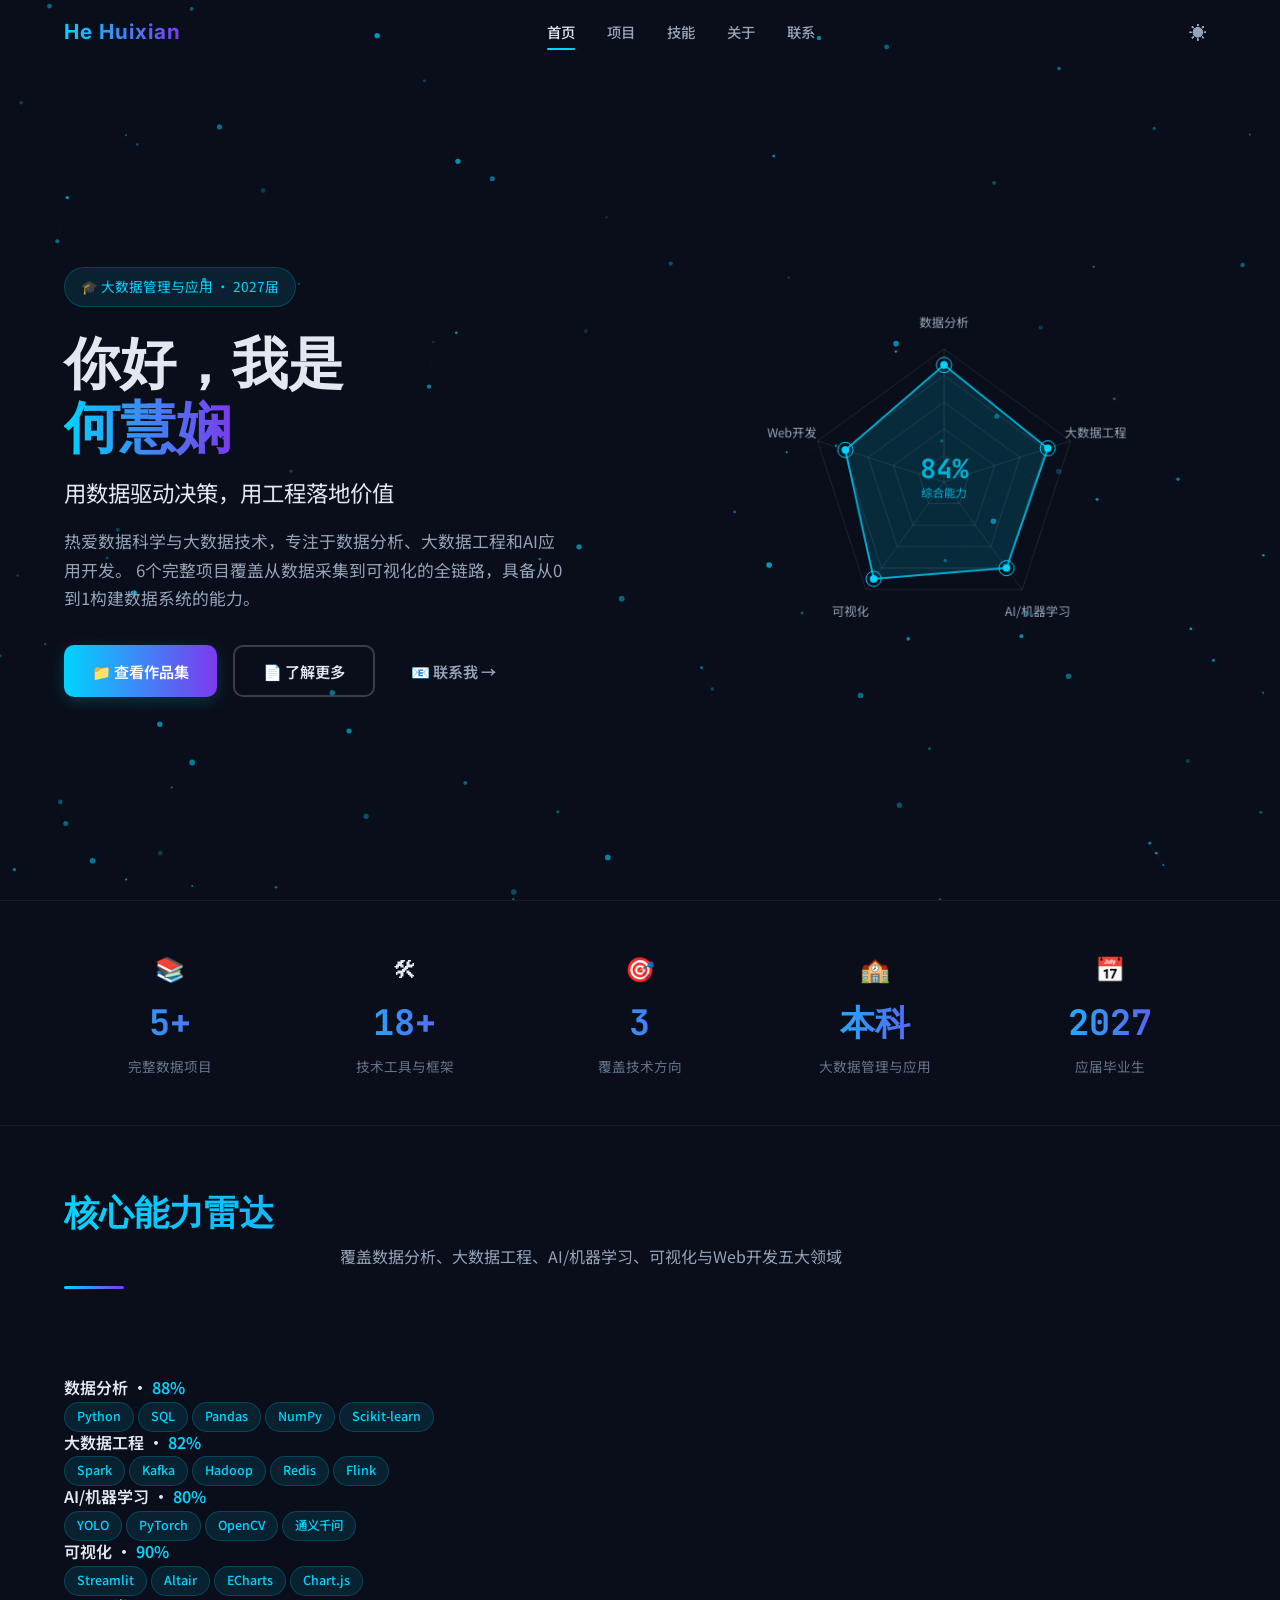
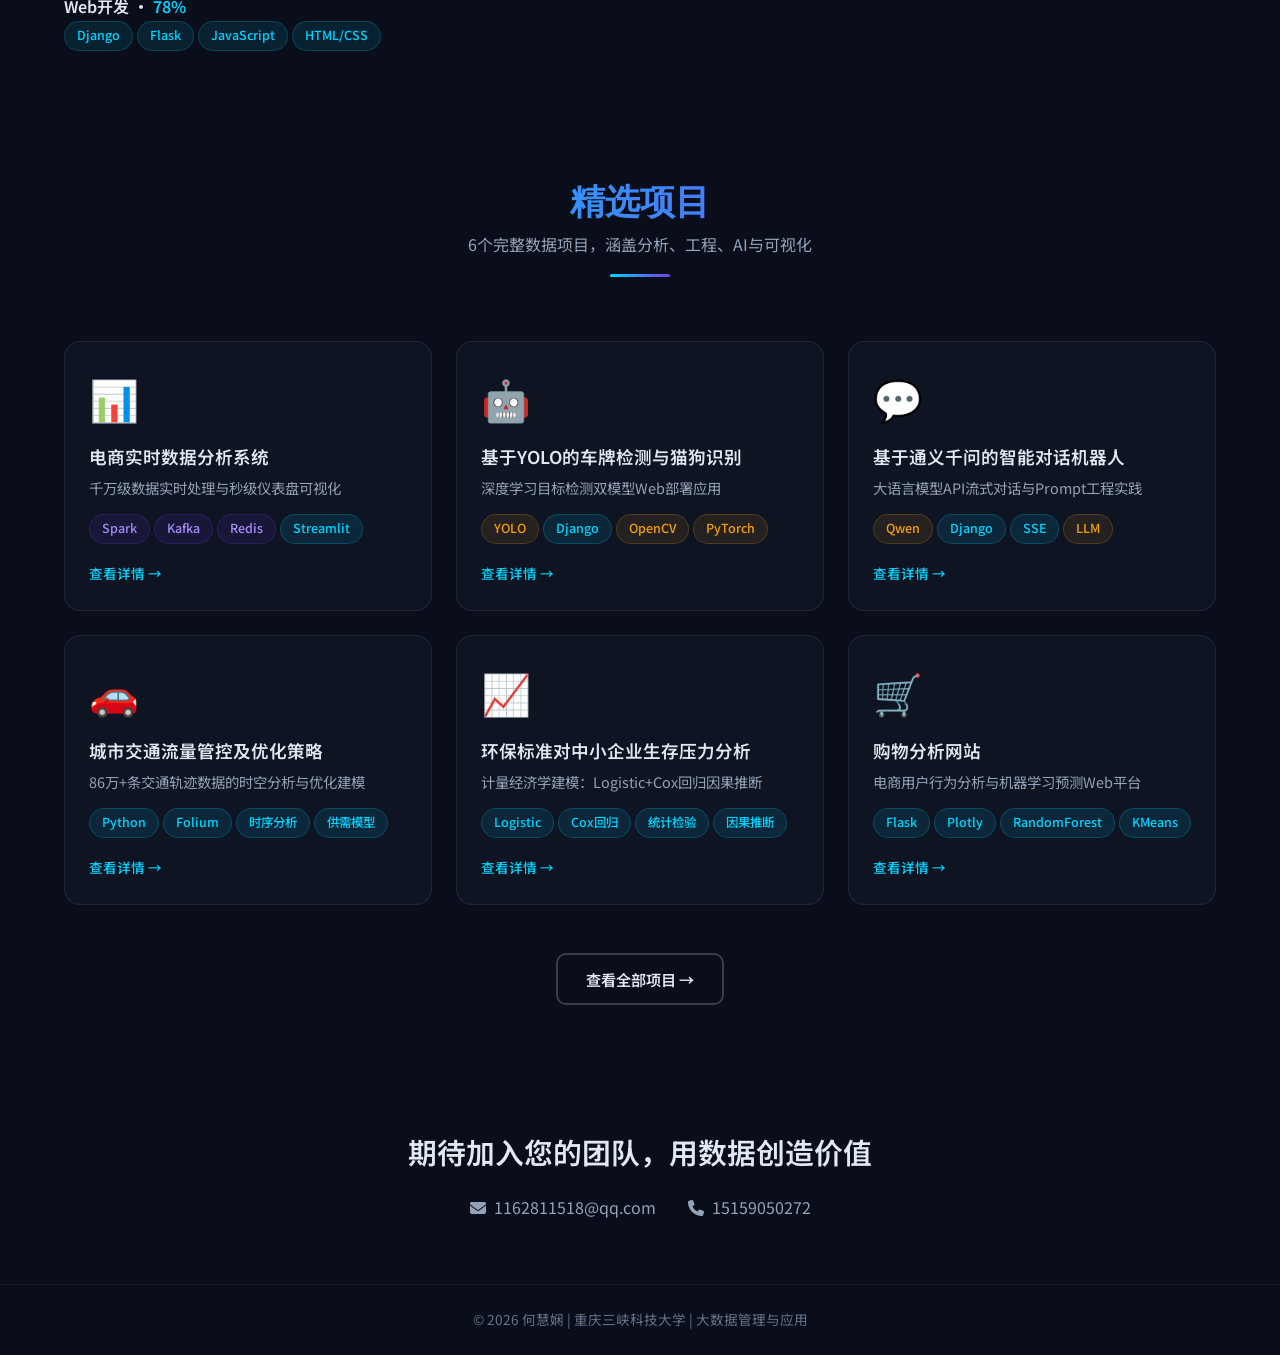
<file: index.html>
<!DOCTYPE html>
<html lang="zh-CN" data-theme="dark">
<head>
  <meta charset="UTF-8">
  <meta name="viewport" content="width=device-width, initial-scale=1.0">
  <meta name="description" content="何慧娴 - 大数据管理与应用专业个人作品集，展示数据分析、大数据工程、AI/机器学习和Web开发项目">
  <title>何慧娴 | 大数据管理与应用 · 作品集</title>

  <link rel="preconnect" href="https://fonts.googleapis.com">
  <link rel="preconnect" href="https://fonts.gstatic.com" crossorigin>
  <link href="https://fonts.googleapis.com/css2?family=Inter:wght@400;500;600;700;800&family=Noto+Sans+SC:wght@400;500;600;700&family=JetBrains+Mono:wght@400;600;700&display=swap" rel="stylesheet">
  <link rel="stylesheet" href="https://cdnjs.cloudflare.com/ajax/libs/font-awesome/6.4.0/css/all.min.css">

  <link rel="stylesheet" href="assets/css/reset.css">
  <link rel="stylesheet" href="assets/css/variables.css">
  <link rel="stylesheet" href="assets/css/common.css">
  <link rel="stylesheet" href="assets/css/home.css">
</head>
<body>

  <canvas id="particles-canvas"></canvas>

  <nav class="navbar">
    <div class="container">
      <a href="#" class="nav-logo">He Huixian</a>
      <div class="nav-links">
        <a href="#" class="active">首页</a>
        <a href="projects.html">项目</a>
        <a href="skills.html">技能</a>
        <a href="about.html">关于</a>
        <a href="contact.html">联系</a>
      </div>
      <button class="theme-toggle" title="切换主题">☀️</button>
      <button class="hamburger">
        <span></span><span></span><span></span>
      </button>
    </div>
  </nav>

  <div class="mobile-nav">
    <a href="#" class="active">首页</a>
    <a href="projects.html">项目</a>
    <a href="skills.html">技能</a>
    <a href="about.html">关于</a>
    <a href="contact.html">联系</a>
  </div>

  <div class="page-content">

    <!-- ===== Hero区域 ===== -->
    <section class="hero">
      <div class="container">
        <div class="hero-text">
          <div class="hero-badge reveal">
            🎓 大数据管理与应用 · 2027届
          </div>
          <h1 class="hero-title reveal">
            你好，我是<br><span class="name-cn">何慧娴</span>
          </h1>
          <div class="hero-subtitle reveal" id="typewriter" data-text="用数据驱动决策，用工程落地价值"></div>
          <p class="hero-desc reveal">
            热爱数据科学与大数据技术，专注于数据分析、大数据工程和AI应用开发。
            6个完整项目覆盖从数据采集到可视化的全链路，具备从0到1构建数据系统的能力。
          </p>
          <div class="hero-buttons reveal">
            <a href="projects.html" class="btn btn-primary">📁 查看作品集</a>
            <a href="about.html" class="btn btn-outline">📄 了解更多</a>
            <a href="contact.html" class="btn btn-ghost">📧 联系我 →</a>
          </div>
        </div>
        <div class="hero-visual reveal">
          <canvas id="radar-canvas" class="hero-radar"></canvas>
        </div>
      </div>
    </section>

    <!-- ===== 数据统计条 ===== -->
    <section class="stats-bar">
      <div class="container">
        <div class="stats-grid">
          <div class="stat-item reveal">
            <div class="stat-icon">📚</div>
            <div class="stat-number" data-target="6" data-suffix="+">0</div>
            <div class="stat-label">完整数据项目</div>
          </div>
          <div class="stat-item reveal">
            <div class="stat-icon">🛠</div>
            <div class="stat-number" data-target="20" data-suffix="+">0</div>
            <div class="stat-label">技术工具与框架</div>
          </div>
          <div class="stat-item reveal">
            <div class="stat-icon">🎯</div>
            <div class="stat-number" data-target="4" data-suffix="">0</div>
            <div class="stat-label">覆盖技术方向</div>
          </div>
          <div class="stat-item reveal">
            <div class="stat-icon">🏫</div>
            <div class="stat-number">本科</div>
            <div class="stat-label">大数据管理与应用</div>
          </div>
          <div class="stat-item reveal">
            <div class="stat-icon">📅</div>
            <div class="stat-number">2027</div>
            <div class="stat-label">应届毕业生</div>
          </div>
        </div>
      </div>
    </section>

    <!-- ===== 能力雷达区 ===== -->
    <section class="skills-radar-section">
      <div class="container">
        <div class="radar-labels">
          <div class="section-header" style="text-align:left;">
            <h2>核心能力雷达</h2>
            <p class="subtitle">覆盖数据分析、大数据工程、AI/机器学习、可视化与Web开发五大领域</p>
            <div class="section-divider" style="margin:var(--space-md) 0 0;"></div>
          </div>
          <div class="radar-label-list">
            <div class="radar-label-item reveal">
              <h4>数据分析 · <span style="color:var(--accent-primary)">88%</span></h4>
              <div class="skill-tags">
                <span class="tag">Python</span><span class="tag">SQL</span><span class="tag">Pandas</span><span class="tag">NumPy</span><span class="tag">Scikit-learn</span>
              </div>
            </div>
            <div class="radar-label-item reveal">
              <h4>大数据工程 · <span style="color:var(--accent-primary)">82%</span></h4>
              <div class="skill-tags">
                <span class="tag">Spark</span><span class="tag">Kafka</span><span class="tag">Hadoop</span><span class="tag">Redis</span><span class="tag">Flink</span>
              </div>
            </div>
            <div class="radar-label-item reveal">
              <h4>AI/机器学习 · <span style="color:var(--accent-primary)">80%</span></h4>
              <div class="skill-tags">
                <span class="tag">YOLO</span><span class="tag">PyTorch</span><span class="tag">OpenCV</span><span class="tag">通义千问</span>
              </div>
            </div>
            <div class="radar-label-item reveal">
              <h4>可视化 · <span style="color:var(--accent-primary)">90%</span></h4>
              <div class="skill-tags">
                <span class="tag">Streamlit</span><span class="tag">Altair</span><span class="tag">ECharts</span><span class="tag">Chart.js</span>
              </div>
            </div>
            <div class="radar-label-item reveal">
              <h4>Web开发 · <span style="color:var(--accent-primary)">78%</span></h4>
              <div class="skill-tags">
                <span class="tag">Django</span><span class="tag">Flask</span><span class="tag">JavaScript</span><span class="tag">HTML/CSS</span>
              </div>
            </div>
          </div>
        </div>
      </div>
    </section>

    <!-- ===== 项目预览卡片 ===== -->
    <section class="projects-preview">
      <div class="container">
        <div class="section-header reveal">
          <h2>精选项目</h2>
          <p class="subtitle">6个完整数据项目，涵盖分析、工程、AI与可视化</p>
          <div class="section-divider"></div>
        </div>
        <div class="grid-3">

          <div class="card project-card reveal">
            <div class="project-card-icon">📊</div>
            <h3>电商实时数据分析系统</h3>
            <p>千万级数据实时处理与秒级仪表盘可视化</p>
            <div class="tags">
              <span class="tag tag-purple">Spark</span><span class="tag tag-purple">Kafka</span><span class="tag tag-purple">Redis</span><span class="tag">Streamlit</span>
            </div>
            <a href="projects.html" class="card-link">查看详情 →</a>
          </div>

          <div class="card project-card reveal">
            <div class="project-card-icon">🤖</div>
            <h3>基于YOLO的车牌检测与猫狗识别</h3>
            <p>深度学习目标检测双模型Web部署应用</p>
            <div class="tags">
              <span class="tag tag-orange">YOLO</span><span class="tag">Django</span><span class="tag tag-orange">OpenCV</span><span class="tag tag-orange">PyTorch</span>
            </div>
            <a href="projects.html" class="card-link">查看详情 →</a>
          </div>

          <div class="card project-card reveal">
            <div class="project-card-icon">💬</div>
            <h3>基于通义千问的智能对话机器人</h3>
            <p>大语言模型API流式对话与Prompt工程实践</p>
            <div class="tags">
              <span class="tag tag-orange">Qwen</span><span class="tag">Django</span><span class="tag">SSE</span><span class="tag tag-orange">LLM</span>
            </div>
            <a href="projects.html" class="card-link">查看详情 →</a>
          </div>

          <div class="card project-card reveal">
            <div class="project-card-icon">🚗</div>
            <h3>城市交通流量管控及优化策略</h3>
            <p>86万+条交通轨迹数据的时空分析与优化建模</p>
            <div class="tags">
              <span class="tag">Python</span><span class="tag">Folium</span><span class="tag">时序分析</span><span class="tag">供需模型</span>
            </div>
            <a href="projects.html" class="card-link">查看详情 →</a>
          </div>

          <div class="card project-card reveal">
            <div class="project-card-icon">📈</div>
            <h3>环保标准对中小企业生存压力分析</h3>
            <p>计量经济学建模：Logistic+Cox回归因果推断</p>
            <div class="tags">
              <span class="tag">Logistic</span><span class="tag">Cox回归</span><span class="tag">统计检验</span><span class="tag">因果推断</span>
            </div>
            <a href="projects.html" class="card-link">查看详情 →</a>
          </div>

          <div class="card project-card reveal">
            <div class="project-card-icon">🛒</div>
            <h3>购物分析网站</h3>
            <p>电商用户行为分析与机器学习预测Web平台</p>
            <div class="tags">
              <span class="tag">Flask</span><span class="tag">Plotly</span><span class="tag">RandomForest</span><span class="tag">KMeans</span>
            </div>
            <a href="projects.html" class="card-link">查看详情 →</a>
          </div>

        </div>
        <div style="text-align:center;margin-top:var(--space-2xl);" class="reveal">
          <a href="projects.html" class="btn btn-outline">查看全部项目 →</a>
        </div>
      </div>
    </section>

    <!-- ===== 底部CTA ===== -->
    <section class="cta-section reveal">
      <div class="container">
        <h2>期待加入您的团队，用数据创造价值</h2>
        <div class="cta-contact">
          <a href="mailto:1162811518@qq.com" class="cta-contact-item">
            <i class="fa-solid fa-envelope"></i> 1162811518@qq.com
          </a>
          <a href="tel:15159050272" class="cta-contact-item">
            <i class="fa-solid fa-phone"></i> 15159050272
          </a>
        </div>
      </div>
    </section>

  </div>

  <footer class="footer">
    <div class="container">
      <p>© 2026 何慧娴 | 重庆三峡科技大学 | 大数据管理与应用</p>
    </div>
  </footer>

  <script src="assets/js/data.js"></script>
  <script src="assets/js/particles.js"></script>
  <script src="assets/js/nav.js"></script>
  <script src="assets/js/animations.js"></script>
  <script src="assets/js/counter.js"></script>
  <script src="assets/js/radar.js"></script>
  <script>
    // 打字机效果
    var typewriterEl = document.getElementById('typewriter');
    if (typewriterEl) {
      var text = typewriterEl.getAttribute('data-text');
      typewriterEl.innerHTML = '';
      var charIndex = 0;
      var twObserver = new IntersectionObserver(function(entries) {
        entries.forEach(function(entry) {
          if (entry.isIntersecting) {
            var twInterval = setInterval(function() {
              if (charIndex < text.length) {
                typewriterEl.innerHTML = text.substring(0, charIndex + 1) + '<span class="cursor-blink"></span>';
                charIndex++;
              } else {
                clearInterval(twInterval);
                typewriterEl.innerHTML = text;
              }
            }, 80);
            twObserver.unobserve(typewriterEl);
          }
        });
      }, { threshold: 0.5 });
      twObserver.observe(typewriterEl);
    }

    // 初始化计数器（数字滚动）
    setTimeout(function() { new CounterAnimation(); }, 200);
  </script>
</body>
</html>
</file>
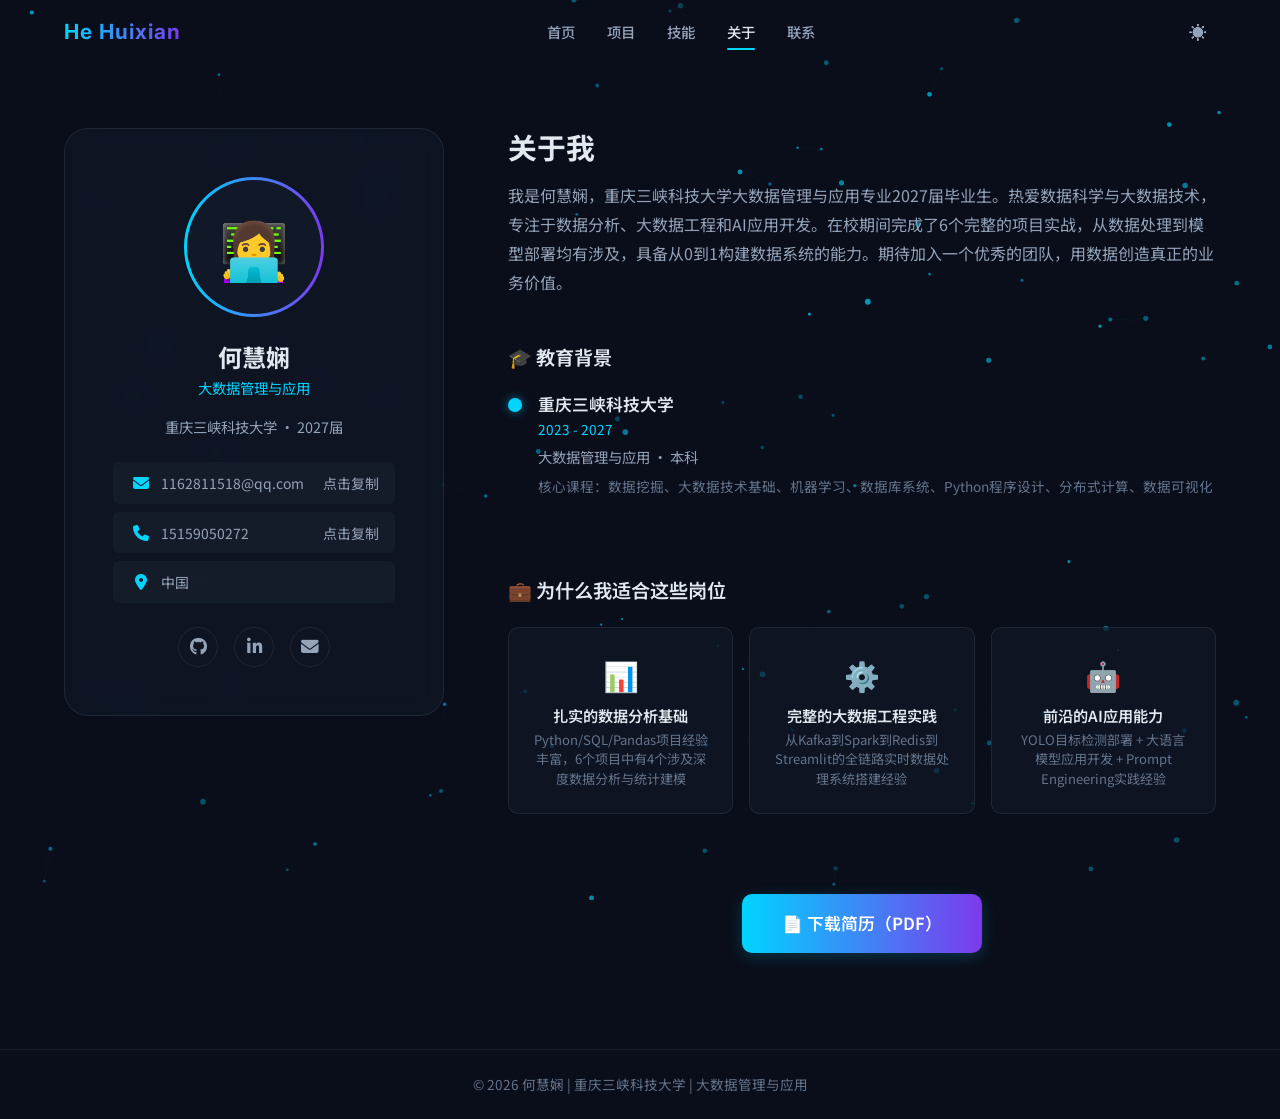
<file: about.html>
<!DOCTYPE html>
<html lang="zh-CN" data-theme="dark">
<head>
  <meta charset="UTF-8">
  <meta name="viewport" content="width=device-width, initial-scale=1.0">
  <meta name="description" content="关于何慧娴 - 重庆三峡科技大学大数据管理与应用专业2027届毕业生">
  <title>关于我 | 何慧娴</title>

  <link rel="preconnect" href="https://fonts.googleapis.com">
  <link rel="preconnect" href="https://fonts.gstatic.com" crossorigin>
  <link href="https://fonts.googleapis.com/css2?family=Inter:wght@400;500;600;700;800&family=Noto+Sans+SC:wght@400;500;600;700&family=JetBrains+Mono:wght@400;600;700&display=swap" rel="stylesheet">
  <link rel="stylesheet" href="https://cdnjs.cloudflare.com/ajax/libs/font-awesome/6.4.0/css/all.min.css">

  <link rel="stylesheet" href="assets/css/reset.css">
  <link rel="stylesheet" href="assets/css/variables.css">
  <link rel="stylesheet" href="assets/css/common.css">
  <link rel="stylesheet" href="assets/css/about.css">
</head>
<body>

  <canvas id="particles-canvas"></canvas>

  <nav class="navbar">
    <div class="container">
      <a href="index.html" class="nav-logo">He Huixian</a>
      <div class="nav-links">
        <a href="index.html">首页</a>
        <a href="projects.html">项目</a>
        <a href="skills.html">技能</a>
        <a href="about.html" class="active">关于</a>
        <a href="contact.html">联系</a>
      </div>
      <button class="theme-toggle" title="切换主题">☀️</button>
      <button class="hamburger">
        <span></span><span></span><span></span>
      </button>
    </div>
  </nav>

  <div class="mobile-nav">
    <a href="index.html">首页</a>
    <a href="projects.html">项目</a>
    <a href="skills.html">技能</a>
    <a href="about.html" class="active">关于</a>
    <a href="contact.html">联系</a>
  </div>

  <div class="page-content">
    <section class="about-section">
      <div class="container">
        <div class="about-grid">

          <!-- 左侧：个人信息卡片 -->
          <div class="profile-card reveal">
            <div class="profile-avatar">
              <div class="profile-avatar-inner">👩‍💻</div>
            </div>
            <h2>何慧娴</h2>
            <p class="role">大数据管理与应用</p>
            <p class="university">重庆三峡科技大学 · 2027届</p>

            <div class="profile-info-list">
              <div class="profile-info-item copyable" data-copy="1162811518@qq.com">
                <span class="icon"><i class="fa-solid fa-envelope"></i></span>
                <span>1162811518@qq.com</span>
                <span class="copy-hint" style="margin-left:auto;">点击复制</span>
              </div>
              <div class="profile-info-item copyable" data-copy="15159050272">
                <span class="icon"><i class="fa-solid fa-phone"></i></span>
                <span>15159050272</span>
                <span class="copy-hint" style="margin-left:auto;">点击复制</span>
              </div>
              <div class="profile-info-item">
                <span class="icon"><i class="fa-solid fa-location-dot"></i></span>
                <span>中国</span>
              </div>
            </div>

            <div class="profile-social">
              <a href="#" title="GitHub"><i class="fa-brands fa-github"></i></a>
              <a href="#" title="LinkedIn"><i class="fa-brands fa-linkedin-in"></i></a>
              <a href="mailto:1162811518@qq.com" title="Email"><i class="fa-solid fa-envelope"></i></a>
            </div>
          </div>

          <!-- 右侧：内容区 -->
          <div class="about-content">

            <h2 class="reveal">关于我</h2>
            <p class="bio reveal" id="bio-text"></p>

            <!-- 教育背景时间线 -->
            <div class="timeline reveal">
              <h3>🎓 教育背景</h3>
              <div class="timeline-item">
                <div class="timeline-dot"></div>
                <div class="timeline-content">
                  <h4>重庆三峡科技大学</h4>
                  <p class="period">2023 - 2027</p>
                  <p>大数据管理与应用 · 本科</p>
                  <p style="margin-top:8px;color:var(--text-muted);font-size:0.85rem;">
                    核心课程：数据挖掘、大数据技术基础、机器学习、数据库系统、Python程序设计、分布式计算、数据可视化
                  </p>
                </div>
              </div>
            </div>

            <!-- 适合岗位 -->
            <h3 class="reveal" style="font-size:1.2rem;font-weight:600;margin-bottom:var(--space-lg);display:flex;align-items:center;gap:var(--space-sm);">
              💼 为什么我适合这些岗位
            </h3>
            <div class="fit-cards reveal">
              <div class="fit-card">
                <div class="icon">📊</div>
                <h4>扎实的数据分析基础</h4>
                <p>Python/SQL/Pandas项目经验丰富，6个项目中有4个涉及深度数据分析与统计建模</p>
              </div>
              <div class="fit-card">
                <div class="icon">⚙️</div>
                <h4>完整的大数据工程实践</h4>
                <p>从Kafka到Spark到Redis到Streamlit的全链路实时数据处理系统搭建经验</p>
              </div>
              <div class="fit-card">
                <div class="icon">🤖</div>
                <h4>前沿的AI应用能力</h4>
                <p>YOLO目标检测部署 + 大语言模型应用开发 + Prompt Engineering实践经验</p>
              </div>
            </div>

            <!-- 简历下载 -->
            <div class="resume-download reveal">
              <a href="assets/resume.pdf" class="btn btn-primary" style="padding:16px 40px;font-size:1.05rem;" download>
                📄 下载简历（PDF）
              </a>
            </div>

          </div>
        </div>
      </div>
    </section>
  </div>

  <footer class="footer">
    <div class="container">
      <p>© 2026 何慧娴 | 重庆三峡科技大学 | 大数据管理与应用</p>
    </div>
  </footer>

  <script src="assets/js/data.js"></script>
  <script src="assets/js/particles.js"></script>
  <script src="assets/js/nav.js"></script>
  <script src="assets/js/animations.js"></script>
  <script src="assets/js/contact.js"></script>
  <script>
    // 填充个人简介
    document.addEventListener('DOMContentLoaded', () => {
      const bio = document.getElementById('bio-text');
      if (bio) {
        bio.textContent = PORTFOLIO_DATA.personal.bio;
      }
    });
  </script>
</body>
</html>
</file>
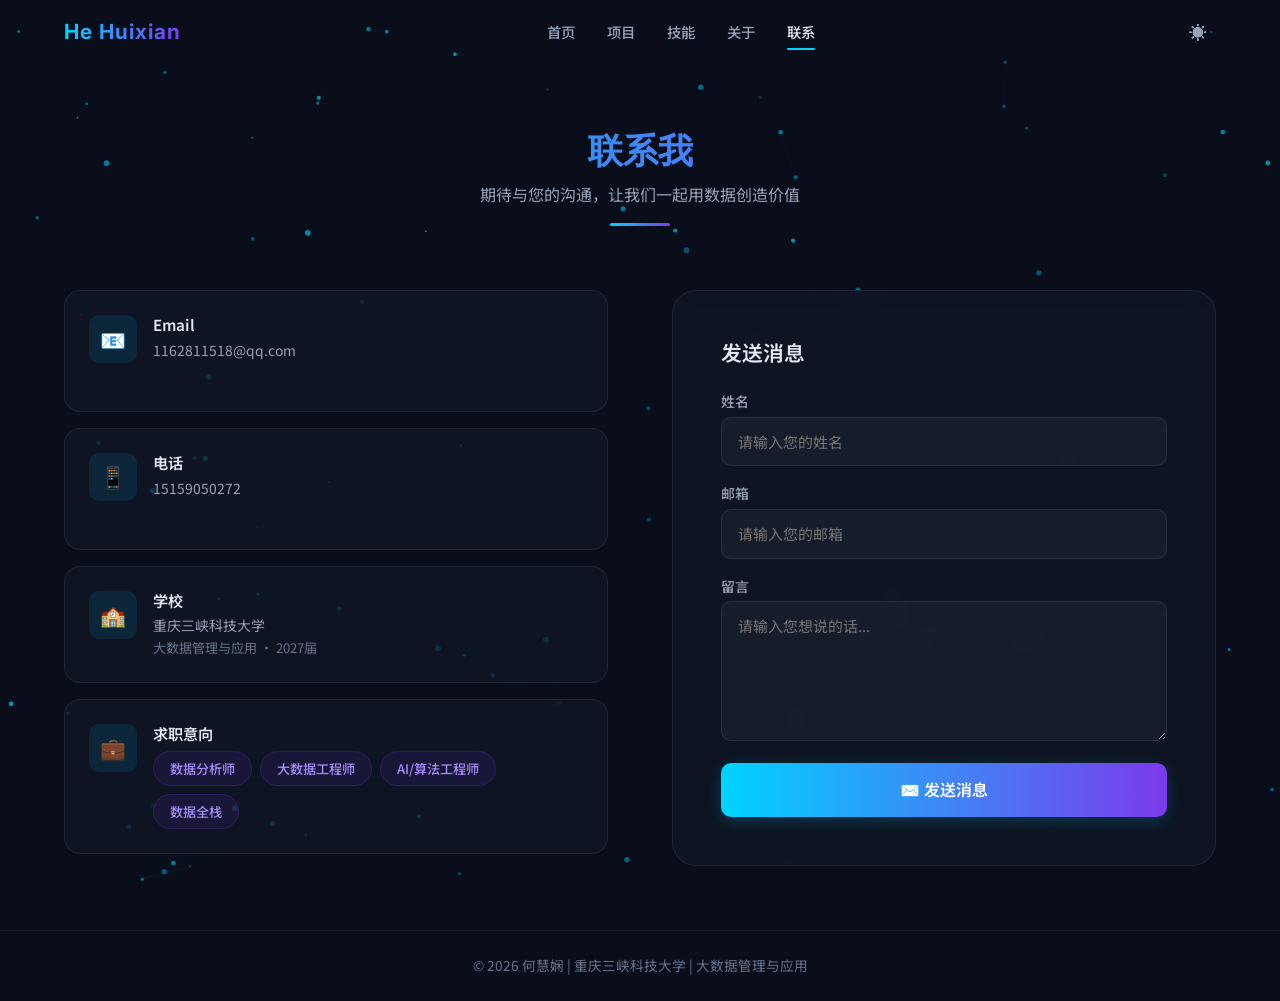
<file: contact.html>
<!DOCTYPE html>
<html lang="zh-CN" data-theme="dark">
<head>
  <meta charset="UTF-8">
  <meta name="viewport" content="width=device-width, initial-scale=1.0">
  <meta name="description" content="联系何慧娴 - 大数据管理与应用专业，求职数据分析/大数据工程/AI算法/数据全栈岗位">
  <title>联系我 | 何慧娴</title>

  <link rel="preconnect" href="https://fonts.googleapis.com">
  <link rel="preconnect" href="https://fonts.gstatic.com" crossorigin>
  <link href="https://fonts.googleapis.com/css2?family=Inter:wght@400;500;600;700;800&family=Noto+Sans+SC:wght@400;500;600;700&family=JetBrains+Mono:wght@400;600;700&display=swap" rel="stylesheet">
  <link rel="stylesheet" href="https://cdnjs.cloudflare.com/ajax/libs/font-awesome/6.4.0/css/all.min.css">

  <link rel="stylesheet" href="assets/css/reset.css">
  <link rel="stylesheet" href="assets/css/variables.css">
  <link rel="stylesheet" href="assets/css/common.css">
  <link rel="stylesheet" href="assets/css/contact.css">
</head>
<body>

  <canvas id="particles-canvas"></canvas>

  <nav class="navbar">
    <div class="container">
      <a href="index.html" class="nav-logo">He Huixian</a>
      <div class="nav-links">
        <a href="index.html">首页</a>
        <a href="projects.html">项目</a>
        <a href="skills.html">技能</a>
        <a href="about.html">关于</a>
        <a href="contact.html" class="active">联系</a>
      </div>
      <button class="theme-toggle" title="切换主题">☀️</button>
      <button class="hamburger">
        <span></span><span></span><span></span>
      </button>
    </div>
  </nav>

  <div class="mobile-nav">
    <a href="index.html">首页</a>
    <a href="projects.html">项目</a>
    <a href="skills.html">技能</a>
    <a href="about.html">关于</a>
    <a href="contact.html" class="active">联系</a>
  </div>

  <div class="page-content">
    <section class="section">
      <div class="container">
        <div class="section-header reveal">
          <h2>联系我</h2>
          <p class="subtitle">期待与您的沟通，让我们一起用数据创造价值</p>
          <div class="section-divider"></div>
        </div>

        <div class="contact-grid">

          <!-- 左侧：联系信息卡片 -->
          <div class="contact-info-cards">
            <div class="contact-card reveal copyable" data-copy="1162811518@qq.com">
              <div class="contact-card-icon">📧</div>
              <div class="contact-card-body">
                <h4>Email</h4>
                <p>1162811518@qq.com</p>
                <span class="copy-hint">点击复制</span>
              </div>
            </div>

            <div class="contact-card reveal copyable" data-copy="15159050272">
              <div class="contact-card-icon">📱</div>
              <div class="contact-card-body">
                <h4>电话</h4>
                <p>15159050272</p>
                <span class="copy-hint">点击复制</span>
              </div>
            </div>

            <div class="contact-card reveal">
              <div class="contact-card-icon">🏫</div>
              <div class="contact-card-body">
                <h4>学校</h4>
                <p>重庆三峡科技大学</p>
                <p style="font-size:0.82rem;color:var(--text-muted);">大数据管理与应用 · 2027届</p>
              </div>
            </div>

            <div class="contact-card reveal">
              <div class="contact-card-icon">💼</div>
              <div class="contact-card-body">
                <h4>求职意向</h4>
                <div class="job-intent">
                  <span class="job-tag">数据分析师</span>
                  <span class="job-tag">大数据工程师</span>
                  <span class="job-tag">AI/算法工程师</span>
                  <span class="job-tag">数据全栈</span>
                </div>
              </div>
            </div>
          </div>

          <!-- 右侧：联系表单 -->
          <div class="contact-form reveal" id="contact-form-wrapper">
            <h3>发送消息</h3>
            <form id="contact-form">
              <div class="form-group">
                <label for="name">姓名</label>
                <input type="text" id="name" placeholder="请输入您的姓名" required>
              </div>
              <div class="form-group">
                <label for="email">邮箱</label>
                <input type="email" id="email" placeholder="请输入您的邮箱" required>
              </div>
              <div class="form-group">
                <label for="message">留言</label>
                <textarea id="message" placeholder="请输入您想说的话..." required></textarea>
              </div>
              <button type="submit" class="btn btn-primary">
                ✉️ 发送消息
              </button>
            </form>
            <div class="form-success" id="form-success">
              <div class="icon">✅</div>
              <h3>消息已发送！</h3>
              <p style="color:var(--text-secondary);">感谢您的留言，我会尽快回复您。</p>
            </div>
          </div>

        </div>
      </div>
    </section>
  </div>

  <footer class="footer">
    <div class="container">
      <p>© 2026 何慧娴 | 重庆三峡科技大学 | 大数据管理与应用</p>
    </div>
  </footer>

  <script src="assets/js/data.js"></script>
  <script src="assets/js/particles.js"></script>
  <script src="assets/js/nav.js"></script>
  <script src="assets/js/animations.js"></script>
  <script src="assets/js/contact.js"></script>
</body>
</html>
</file>
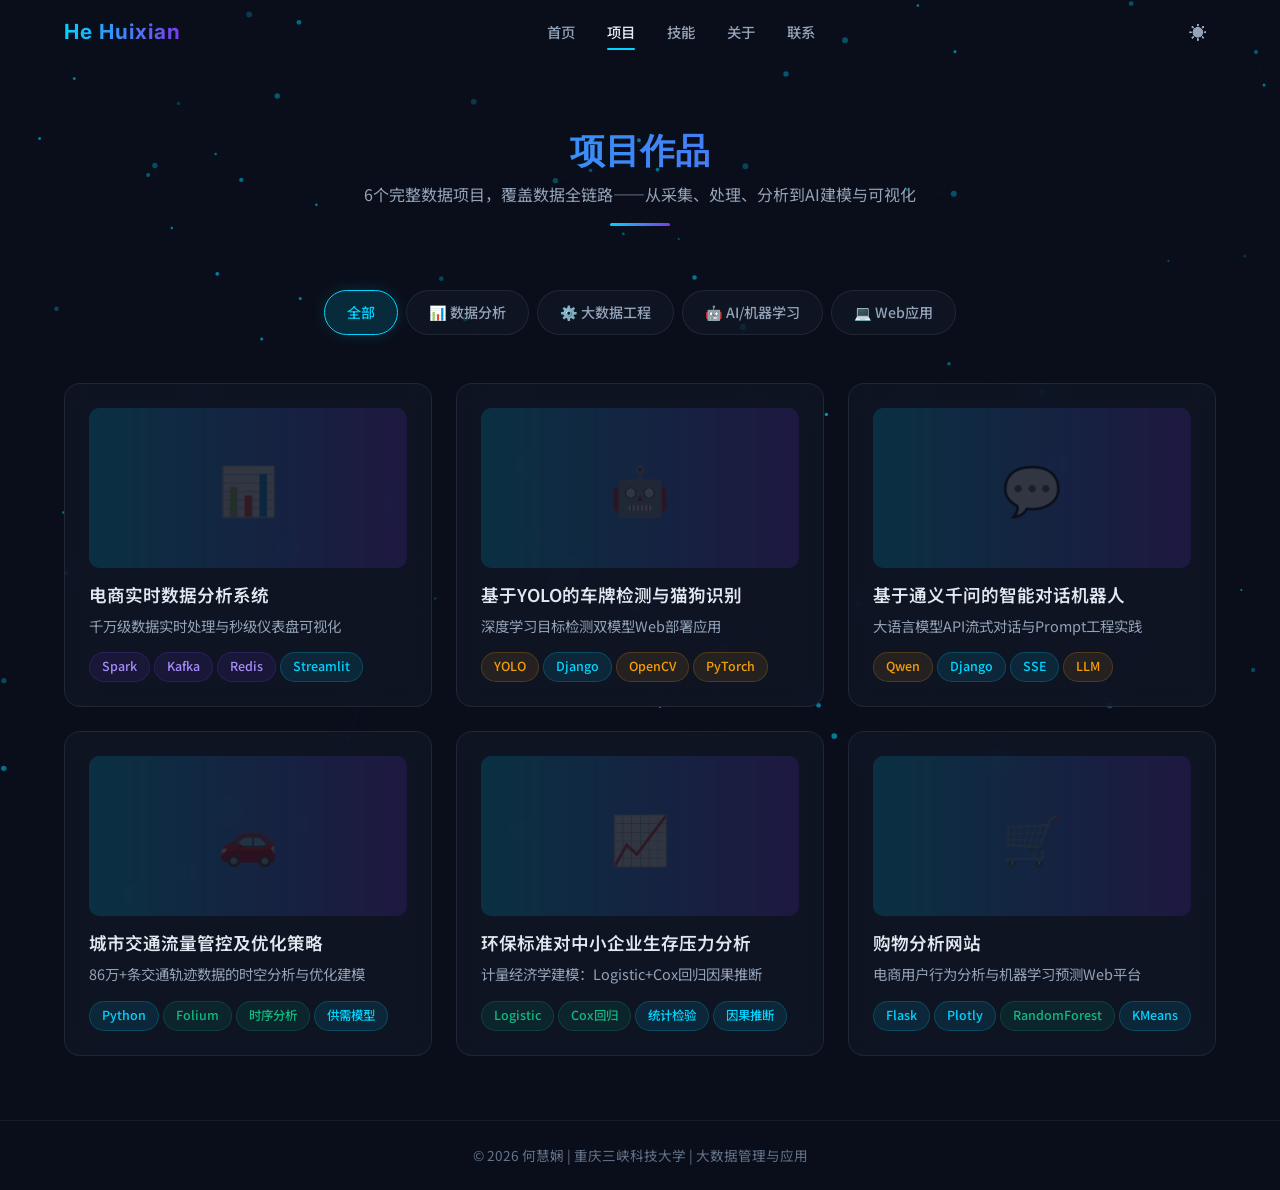
<file: projects.html>
<!DOCTYPE html>
<html lang="zh-CN" data-theme="dark">
<head>
  <meta charset="UTF-8">
  <meta name="viewport" content="width=device-width, initial-scale=1.0">
  <meta name="description" content="项目作品 - 何慧娴的6个完整数据项目，涵盖数据分析、大数据工程、AI和Web开发">
  <title>项目作品 | 何慧娴</title>

  <link rel="preconnect" href="https://fonts.googleapis.com">
  <link rel="preconnect" href="https://fonts.gstatic.com" crossorigin>
  <link href="https://fonts.googleapis.com/css2?family=Inter:wght@400;500;600;700;800&family=Noto+Sans+SC:wght@400;500;600;700&family=JetBrains+Mono:wght@400;600;700&display=swap" rel="stylesheet">
  <link rel="stylesheet" href="https://cdnjs.cloudflare.com/ajax/libs/font-awesome/6.4.0/css/all.min.css">

  <link rel="stylesheet" href="assets/css/reset.css">
  <link rel="stylesheet" href="assets/css/variables.css">
  <link rel="stylesheet" href="assets/css/common.css">
  <link rel="stylesheet" href="assets/css/projects.css">
</head>
<body>

  <canvas id="particles-canvas"></canvas>

  <nav class="navbar">
    <div class="container">
      <a href="index.html" class="nav-logo">He Huixian</a>
      <div class="nav-links">
        <a href="index.html">首页</a>
        <a href="projects.html" class="active">项目</a>
        <a href="skills.html">技能</a>
        <a href="about.html">关于</a>
        <a href="contact.html">联系</a>
      </div>
      <button class="theme-toggle" title="切换主题">☀️</button>
      <button class="hamburger">
        <span></span><span></span><span></span>
      </button>
    </div>
  </nav>

  <div class="mobile-nav">
    <a href="index.html">首页</a>
    <a href="projects.html" class="active">项目</a>
    <a href="skills.html">技能</a>
    <a href="about.html">关于</a>
    <a href="contact.html">联系</a>
  </div>

  <div class="page-content">
    <section class="section">
      <div class="container">
        <div class="section-header reveal">
          <h2>项目作品</h2>
          <p class="subtitle">6个完整数据项目，覆盖数据全链路——从采集、处理、分析到AI建模与可视化</p>
          <div class="section-divider"></div>
        </div>

        <!-- 筛选标签条 -->
        <div class="filter-bar reveal">
          <button class="filter-btn active" data-category="all">全部</button>
          <button class="filter-btn" data-category="analysis">📊 数据分析</button>
          <button class="filter-btn" data-category="bigdata">⚙️ 大数据工程</button>
          <button class="filter-btn" data-category="ai">🤖 AI/机器学习</button>
          <button class="filter-btn" data-category="web">💻 Web应用</button>
        </div>

        <!-- 项目卡片网格 - 直接硬编码在HTML中，不依赖JS渲染 -->
        <div class="projects-grid" id="projects-grid">

          <!-- 项目1: 电商实时数据分析系统 -->
          <div class="project-card-detailed reveal" data-category="bigdata" data-project-index="0">
            <div class="project-card-image">📊</div>
            <h3>电商实时数据分析系统</h3>
            <p class="desc">千万级数据实时处理与秒级仪表盘可视化</p>
            <div class="tags">
              <span class="tag tag-purple">Spark</span>
              <span class="tag tag-purple">Kafka</span>
              <span class="tag tag-purple">Redis</span>
              <span class="tag">Streamlit</span>
            </div>
          </div>

          <!-- 项目2: 基于YOLO的车牌检测与猫狗识别 -->
          <div class="project-card-detailed reveal" data-category="ai" data-project-index="1">
            <div class="project-card-image">🤖</div>
            <h3>基于YOLO的车牌检测与猫狗识别</h3>
            <p class="desc">深度学习目标检测双模型Web部署应用</p>
            <div class="tags">
              <span class="tag tag-orange">YOLO</span>
              <span class="tag">Django</span>
              <span class="tag tag-orange">OpenCV</span>
              <span class="tag tag-orange">PyTorch</span>
            </div>
          </div>

          <!-- 项目3: 基于通义千问的智能对话机器人 -->
          <div class="project-card-detailed reveal" data-category="ai" data-project-index="2">
            <div class="project-card-image">💬</div>
            <h3>基于通义千问的智能对话机器人</h3>
            <p class="desc">大语言模型API流式对话与Prompt工程实践</p>
            <div class="tags">
              <span class="tag tag-orange">Qwen</span>
              <span class="tag">Django</span>
              <span class="tag">SSE</span>
              <span class="tag tag-orange">LLM</span>
            </div>
          </div>

          <!-- 项目4: 城市交通流量管控及优化策略 -->
          <div class="project-card-detailed reveal" data-category="analysis" data-project-index="3">
            <div class="project-card-image">🚗</div>
            <h3>城市交通流量管控及优化策略</h3>
            <p class="desc">86万+条交通轨迹数据的时空分析与优化建模</p>
            <div class="tags">
              <span class="tag">Python</span>
              <span class="tag tag-green">Folium</span>
              <span class="tag tag-green">时序分析</span>
              <span class="tag">供需模型</span>
            </div>
          </div>

          <!-- 项目5: 环保标准对中小企业生存压力分析 -->
          <div class="project-card-detailed reveal" data-category="analysis" data-project-index="4">
            <div class="project-card-image">📈</div>
            <h3>环保标准对中小企业生存压力分析</h3>
            <p class="desc">计量经济学建模：Logistic+Cox回归因果推断</p>
            <div class="tags">
              <span class="tag tag-green">Logistic</span>
              <span class="tag tag-green">Cox回归</span>
              <span class="tag">统计检验</span>
              <span class="tag">因果推断</span>
            </div>
          </div>

          <!-- 项目6: 购物分析网站 -->
          <div class="project-card-detailed reveal" data-category="web" data-project-index="5">
            <div class="project-card-image">🛒</div>
            <h3>购物分析网站</h3>
            <p class="desc">电商用户行为分析与机器学习预测Web平台</p>
            <div class="tags">
              <span class="tag">Flask</span>
              <span class="tag">Plotly</span>
              <span class="tag tag-green">RandomForest</span>
              <span class="tag">KMeans</span>
            </div>
          </div>

        </div>
      </div>
    </section>
  </div>

  <!-- 项目详情模态框 -->
  <div class="modal-overlay"></div>

  <footer class="footer">
    <div class="container">
      <p>© 2026 何慧娴 | 重庆三峡科技大学 | 大数据管理与应用</p>
    </div>
  </footer>

  <script src="assets/js/data.js"></script>
  <script src="assets/js/particles.js"></script>
  <script src="assets/js/nav.js"></script>
  <script src="assets/js/animations.js"></script>
  <script src="assets/js/projects.js"></script>
  <script>
    // 初始化项目交互（筛选+模态框）
    document.addEventListener('DOMContentLoaded', () => {
      // 筛选按钮
      const filterBtns = document.querySelectorAll('.filter-btn');
      const cards = document.querySelectorAll('.project-card-detailed');

      filterBtns.forEach(btn => {
        btn.addEventListener('click', () => {
          filterBtns.forEach(b => b.classList.remove('active'));
          btn.classList.add('active');
          const category = btn.getAttribute('data-category');

          cards.forEach(card => {
            if (category === 'all' || card.getAttribute('data-category') === category) {
              card.classList.remove('filtered-out');
            } else {
              card.classList.add('filtered-out');
            }
          });
        });
      });

      // 模态框
      const modalOverlay = document.querySelector('.modal-overlay');

      function openModal(index) {
        const project = PORTFOLIO_DATA.projects[index];
        const total = PORTFOLIO_DATA.projects.length;

        modalOverlay.innerHTML = `
          <div class="modal">
            <button class="modal-close">&times;</button>
            <div class="modal-body">
              <div class="modal-header">
                <h2>${project.icon} ${project.title}</h2>
                <div class="tags">
                  ${project.tags.map(t => {
                    const tagClass = ['Spark','Kafka','Redis','Hadoop'].includes(t) ? 'tag-purple' :
                                     ['YOLO','PyTorch','OpenCV','Qwen','LLM'].includes(t) ? 'tag-orange' : '';
                    return '<span class="tag ' + tagClass + '">' + t + '</span>';
                  }).join('')}
                </div>
              </div>

              <div class="modal-grid">
                <div class="modal-info-card">
                  <div class="icon">📋</div>
                  <h4>项目背景</h4>
                  <p>${project.background}</p>
                </div>
                <div class="modal-info-card">
                  <div class="icon">🎯</div>
                  <h4>目标</h4>
                  <p>${project.goal}</p>
                </div>
                <div class="modal-info-card">
                  <div class="icon">🛠</div>
                  <h4>技术方案</h4>
                  <p>${project.tech}</p>
                </div>
              </div>

              <div class="modal-highlights">
                <h3>📊 核心亮点</h3>
                <ul>
                  ${project.highlights.map(h => '<li>' + h + '</li>').join('')}
                </ul>
              </div>

              <div class="modal-nav">
                <button class="prev-btn" ${index === 0 ? 'style="visibility:hidden"' : ''} data-prev="${index - 1}">
                  ← 上一个项目
                </button>
                <button class="next-btn" ${index === total - 1 ? 'style="visibility:hidden"' : ''} data-next="${index + 1}">
                  下一个项目 →
                </button>
              </div>
            </div>
          </div>
        `;

        modalOverlay.classList.add('active');
        document.body.style.overflow = 'hidden';

        // 导航按钮
        modalOverlay.querySelector('.prev-btn')?.addEventListener('click', () => {
          const prev = parseInt(modalOverlay.querySelector('.prev-btn').getAttribute('data-prev'));
          openModal(prev);
        });
        modalOverlay.querySelector('.next-btn')?.addEventListener('click', () => {
          const next = parseInt(modalOverlay.querySelector('.next-btn').getAttribute('data-next'));
          openModal(next);
        });
      }

      function closeModal() {
        modalOverlay.classList.remove('active');
        document.body.style.overflow = '';
      }

      modalOverlay.addEventListener('click', (e) => {
        if (e.target === modalOverlay || e.target.classList.contains('modal-close')) {
          closeModal();
        }
      });

      document.addEventListener('keydown', (e) => {
        if (e.key === 'Escape' && modalOverlay.classList.contains('active')) {
          closeModal();
        }
      });

      // 绑定卡片点击
      cards.forEach(card => {
        card.addEventListener('click', () => {
          const index = parseInt(card.getAttribute('data-project-index'));
          openModal(index);
        });
      });
    });
  </script>
</body>
</html>
</file>
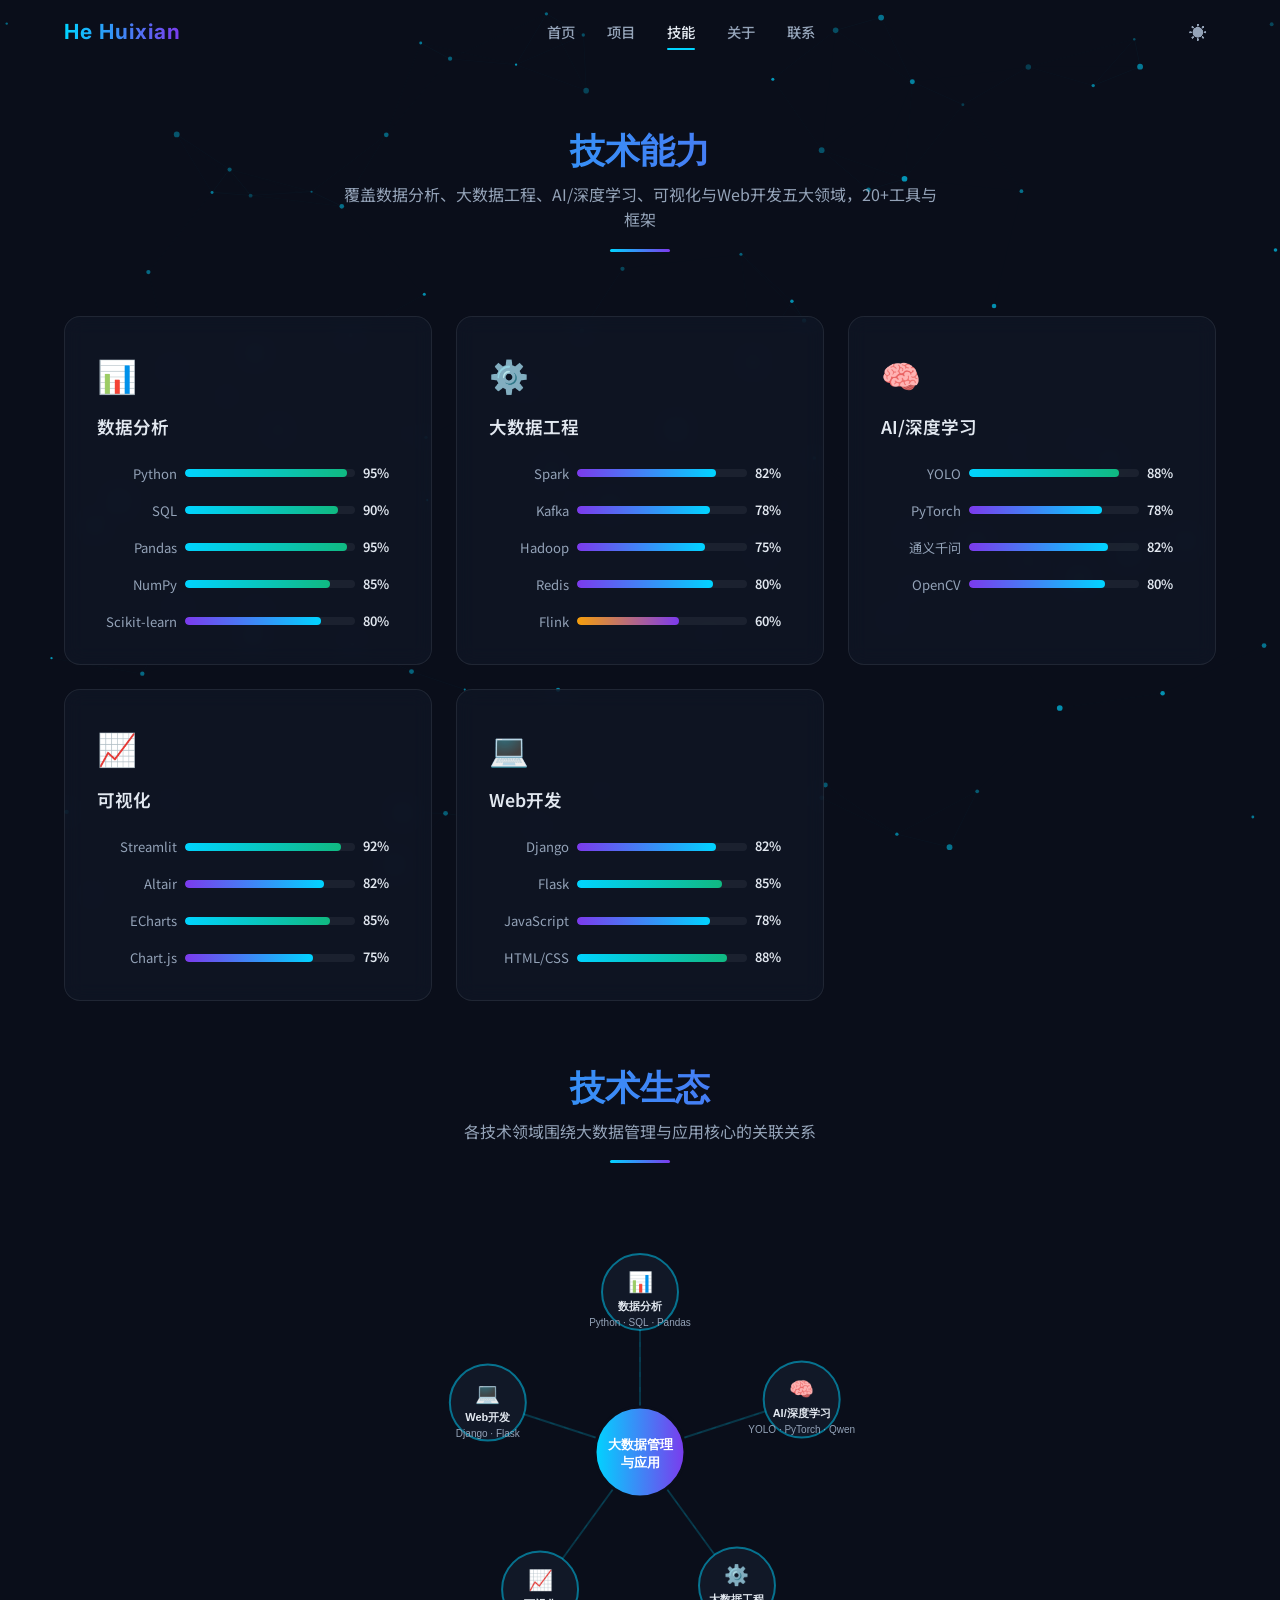
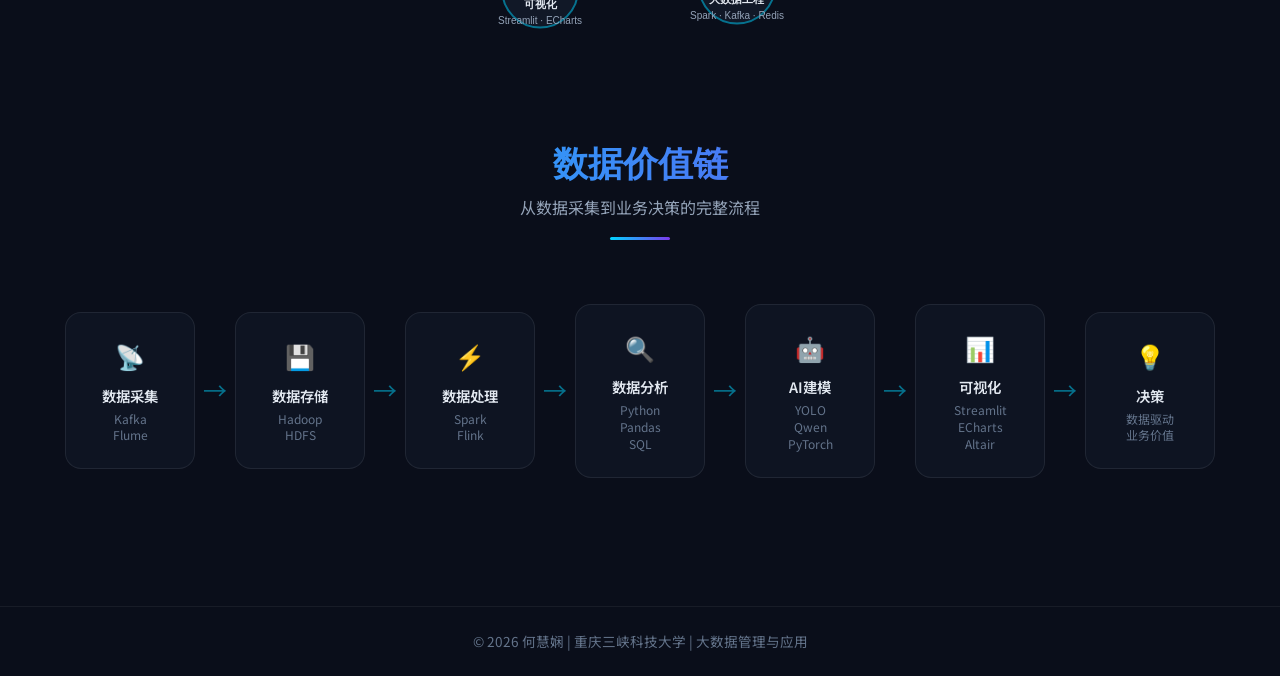
<file: skills.html>
<!DOCTYPE html>
<html lang="zh-CN" data-theme="dark">
<head>
  <meta charset="UTF-8">
  <meta name="viewport" content="width=device-width, initial-scale=1.0">
  <meta name="description" content="技术能力 - 何慧娴的技能栈，覆盖数据分析、大数据工程、AI、可视化和Web开发五大领域">
  <title>技术能力 | 何慧娴</title>

  <link rel="preconnect" href="https://fonts.googleapis.com">
  <link rel="preconnect" href="https://fonts.gstatic.com" crossorigin>
  <link href="https://fonts.googleapis.com/css2?family=Inter:wght@400;500;600;700;800&family=Noto+Sans+SC:wght@400;500;600;700&family=JetBrains+Mono:wght@400;600;700&display=swap" rel="stylesheet">
  <link rel="stylesheet" href="https://cdnjs.cloudflare.com/ajax/libs/font-awesome/6.4.0/css/all.min.css">

  <link rel="stylesheet" href="assets/css/reset.css">
  <link rel="stylesheet" href="assets/css/variables.css">
  <link rel="stylesheet" href="assets/css/common.css">
  <link rel="stylesheet" href="assets/css/skills.css">
</head>
<body>

  <canvas id="particles-canvas"></canvas>

  <nav class="navbar">
    <div class="container">
      <a href="index.html" class="nav-logo">He Huixian</a>
      <div class="nav-links">
        <a href="index.html">首页</a>
        <a href="projects.html">项目</a>
        <a href="skills.html" class="active">技能</a>
        <a href="about.html">关于</a>
        <a href="contact.html">联系</a>
      </div>
      <button class="theme-toggle" title="切换主题">☀️</button>
      <button class="hamburger">
        <span></span><span></span><span></span>
      </button>
    </div>
  </nav>

  <div class="mobile-nav">
    <a href="index.html">首页</a>
    <a href="projects.html">项目</a>
    <a href="skills.html" class="active">技能</a>
    <a href="about.html">关于</a>
    <a href="contact.html">联系</a>
  </div>

  <div class="page-content">
    <section class="section">
      <div class="container">
        <div class="section-header reveal">
          <h2>技术能力</h2>
          <p class="subtitle">覆盖数据分析、大数据工程、AI/深度学习、可视化与Web开发五大领域，20+工具与框架</p>
          <div class="section-divider"></div>
        </div>

        <!-- 技能分类卡片 -->
        <div class="skills-grid">

          <!-- 数据分析 -->
          <div class="skill-category-card reveal">
            <div class="skill-category-icon">📊</div>
            <h3>数据分析</h3>
            <div class="skill-bars">
              <div class="skill-bar-item"><span class="skill-bar-label">Python</span><div class="skill-bar-track"><div class="skill-bar-fill level-high" data-width="95"></div></div><span class="skill-bar-value">95%</span></div>
              <div class="skill-bar-item"><span class="skill-bar-label">SQL</span><div class="skill-bar-track"><div class="skill-bar-fill level-high" data-width="90"></div></div><span class="skill-bar-value">90%</span></div>
              <div class="skill-bar-item"><span class="skill-bar-label">Pandas</span><div class="skill-bar-track"><div class="skill-bar-fill level-high" data-width="95"></div></div><span class="skill-bar-value">95%</span></div>
              <div class="skill-bar-item"><span class="skill-bar-label">NumPy</span><div class="skill-bar-track"><div class="skill-bar-fill level-high" data-width="85"></div></div><span class="skill-bar-value">85%</span></div>
              <div class="skill-bar-item"><span class="skill-bar-label">Scikit-learn</span><div class="skill-bar-track"><div class="skill-bar-fill level-mid" data-width="80"></div></div><span class="skill-bar-value">80%</span></div>
            </div>
          </div>

          <!-- 大数据工程 -->
          <div class="skill-category-card reveal">
            <div class="skill-category-icon">⚙️</div>
            <h3>大数据工程</h3>
            <div class="skill-bars">
              <div class="skill-bar-item"><span class="skill-bar-label">Spark</span><div class="skill-bar-track"><div class="skill-bar-fill level-mid" data-width="82"></div></div><span class="skill-bar-value">82%</span></div>
              <div class="skill-bar-item"><span class="skill-bar-label">Kafka</span><div class="skill-bar-track"><div class="skill-bar-fill level-mid" data-width="78"></div></div><span class="skill-bar-value">78%</span></div>
              <div class="skill-bar-item"><span class="skill-bar-label">Hadoop</span><div class="skill-bar-track"><div class="skill-bar-fill level-mid" data-width="75"></div></div><span class="skill-bar-value">75%</span></div>
              <div class="skill-bar-item"><span class="skill-bar-label">Redis</span><div class="skill-bar-track"><div class="skill-bar-fill level-mid" data-width="80"></div></div><span class="skill-bar-value">80%</span></div>
              <div class="skill-bar-item"><span class="skill-bar-label">Flink</span><div class="skill-bar-track"><div class="skill-bar-fill level-ok" data-width="60"></div></div><span class="skill-bar-value">60%</span></div>
            </div>
          </div>

          <!-- AI/深度学习 -->
          <div class="skill-category-card reveal">
            <div class="skill-category-icon">🧠</div>
            <h3>AI/深度学习</h3>
            <div class="skill-bars">
              <div class="skill-bar-item"><span class="skill-bar-label">YOLO</span><div class="skill-bar-track"><div class="skill-bar-fill level-high" data-width="88"></div></div><span class="skill-bar-value">88%</span></div>
              <div class="skill-bar-item"><span class="skill-bar-label">PyTorch</span><div class="skill-bar-track"><div class="skill-bar-fill level-mid" data-width="78"></div></div><span class="skill-bar-value">78%</span></div>
              <div class="skill-bar-item"><span class="skill-bar-label">通义千问</span><div class="skill-bar-track"><div class="skill-bar-fill level-mid" data-width="82"></div></div><span class="skill-bar-value">82%</span></div>
              <div class="skill-bar-item"><span class="skill-bar-label">OpenCV</span><div class="skill-bar-track"><div class="skill-bar-fill level-mid" data-width="80"></div></div><span class="skill-bar-value">80%</span></div>
            </div>
          </div>

          <!-- 可视化 -->
          <div class="skill-category-card reveal">
            <div class="skill-category-icon">📈</div>
            <h3>可视化</h3>
            <div class="skill-bars">
              <div class="skill-bar-item"><span class="skill-bar-label">Streamlit</span><div class="skill-bar-track"><div class="skill-bar-fill level-high" data-width="92"></div></div><span class="skill-bar-value">92%</span></div>
              <div class="skill-bar-item"><span class="skill-bar-label">Altair</span><div class="skill-bar-track"><div class="skill-bar-fill level-mid" data-width="82"></div></div><span class="skill-bar-value">82%</span></div>
              <div class="skill-bar-item"><span class="skill-bar-label">ECharts</span><div class="skill-bar-track"><div class="skill-bar-fill level-high" data-width="85"></div></div><span class="skill-bar-value">85%</span></div>
              <div class="skill-bar-item"><span class="skill-bar-label">Chart.js</span><div class="skill-bar-track"><div class="skill-bar-fill level-mid" data-width="75"></div></div><span class="skill-bar-value">75%</span></div>
            </div>
          </div>

          <!-- Web开发 -->
          <div class="skill-category-card reveal">
            <div class="skill-category-icon">💻</div>
            <h3>Web开发</h3>
            <div class="skill-bars">
              <div class="skill-bar-item"><span class="skill-bar-label">Django</span><div class="skill-bar-track"><div class="skill-bar-fill level-mid" data-width="82"></div></div><span class="skill-bar-value">82%</span></div>
              <div class="skill-bar-item"><span class="skill-bar-label">Flask</span><div class="skill-bar-track"><div class="skill-bar-fill level-high" data-width="85"></div></div><span class="skill-bar-value">85%</span></div>
              <div class="skill-bar-item"><span class="skill-bar-label">JavaScript</span><div class="skill-bar-track"><div class="skill-bar-fill level-mid" data-width="78"></div></div><span class="skill-bar-value">78%</span></div>
              <div class="skill-bar-item"><span class="skill-bar-label">HTML/CSS</span><div class="skill-bar-track"><div class="skill-bar-fill level-high" data-width="88"></div></div><span class="skill-bar-value">88%</span></div>
            </div>
          </div>

        </div>

        <!-- 技术生态图 -->
        <div class="section-header reveal" style="margin-top:var(--space-2xl);">
          <h2>技术生态</h2>
          <p class="subtitle">各技术领域围绕大数据管理与应用核心的关联关系</p>
          <div class="section-divider"></div>
        </div>
        <div class="eco-system reveal">
          <canvas id="ecosystem-canvas"></canvas>
        </div>

        <!-- 数据价值链 -->
        <div class="section-header reveal" style="margin-top:var(--space-2xl);">
          <h2>数据价值链</h2>
          <p class="subtitle">从数据采集到业务决策的完整流程</p>
          <div class="section-divider"></div>
        </div>
        <div class="value-chain">
          <div class="chain-flow">
            <div class="chain-node reveal"><div class="icon">📡</div><div class="title">数据采集</div><div class="tools">Kafka<br>Flume</div></div>
            <span class="chain-arrow">→</span>
            <div class="chain-node reveal"><div class="icon">💾</div><div class="title">数据存储</div><div class="tools">Hadoop<br>HDFS</div></div>
            <span class="chain-arrow">→</span>
            <div class="chain-node reveal"><div class="icon">⚡</div><div class="title">数据处理</div><div class="tools">Spark<br>Flink</div></div>
            <span class="chain-arrow">→</span>
            <div class="chain-node reveal"><div class="icon">🔍</div><div class="title">数据分析</div><div class="tools">Python<br>Pandas<br>SQL</div></div>
            <span class="chain-arrow">→</span>
            <div class="chain-node reveal"><div class="icon">🤖</div><div class="title">AI建模</div><div class="tools">YOLO<br>Qwen<br>PyTorch</div></div>
            <span class="chain-arrow">→</span>
            <div class="chain-node reveal"><div class="icon">📊</div><div class="title">可视化</div><div class="tools">Streamlit<br>ECharts<br>Altair</div></div>
            <span class="chain-arrow">→</span>
            <div class="chain-node reveal"><div class="icon">💡</div><div class="title">决策</div><div class="tools">数据驱动<br>业务价值</div></div>
          </div>
        </div>

      </div>
    </section>
  </div>

  <footer class="footer">
    <div class="container">
      <p>© 2026 何慧娴 | 重庆三峡科技大学 | 大数据管理与应用</p>
    </div>
  </footer>

  <script src="assets/js/data.js"></script>
  <script src="assets/js/particles.js"></script>
  <script src="assets/js/nav.js"></script>
  <script src="assets/js/animations.js"></script>
  <script src="assets/js/skills.js"></script>
  <script>
    // 技能进度条动画（滚动触发）
    (function() {
      var bars = document.querySelectorAll('.skill-bar-fill');
      var obs = new IntersectionObserver(function(entries) {
        entries.forEach(function(entry) {
          if (entry.isIntersecting) {
            entry.target.style.width = entry.target.getAttribute('data-width') + '%';
            obs.unobserve(entry.target);
          }
        });
      }, { threshold: 0.3 });
      bars.forEach(function(bar) { obs.observe(bar); });

      // 初始化生态图
      setTimeout(function() { new SkillsPage(); }, 200);
    })();
  </script>
</body>
</html>
</file>
<file: assets/css/variables.css>
/* ============================================================
   CSS Variables — 设计系统变量
   ============================================================ */

:root {
  /* ===== 背景色 ===== */
  --bg-primary: #0a0e1a;
  --bg-secondary: #111827;
  --bg-card: rgba(17, 24, 39, 0.7);
  --bg-card-hover: rgba(30, 41, 59, 0.8);
  --bg-glass: rgba(17, 24, 39, 0.6);

  /* ===== 强调色 ===== */
  --accent-primary: #00d4ff;
  --accent-secondary: #7c3aed;
  --gradient-main: linear-gradient(135deg, #00d4ff, #7c3aed);
  --gradient-main-horizontal: linear-gradient(90deg, #00d4ff, #7c3aed);
  --gradient-card-border: linear-gradient(135deg, rgba(0, 212, 255, 0.3), rgba(124, 58, 237, 0.3));

  /* ===== 功能色 ===== */
  --color-success: #10b981;
  --color-warning: #f59e0b;
  --color-danger: #f87171;
  --color-info: #00d4ff;

  /* ===== 文字色 ===== */
  --text-primary: #e2e8f0;
  --text-secondary: #94a3b8;
  --text-muted: #64748b;

  /* ===== 间距 ===== */
  --space-xs: 4px;
  --space-sm: 8px;
  --space-md: 16px;
  --space-lg: 24px;
  --space-xl: 32px;
  --space-2xl: 48px;
  --space-3xl: 64px;

  /* ===== 圆角 ===== */
  --radius-sm: 6px;
  --radius-md: 10px;
  --radius-lg: 16px;
  --radius-xl: 24px;
  --radius-full: 50%;

  /* ===== 阴影 ===== */
  --shadow-sm: 0 2px 8px rgba(0, 0, 0, 0.3);
  --shadow-md: 0 4px 16px rgba(0, 0, 0, 0.4);
  --shadow-lg: 0 8px 32px rgba(0, 0, 0, 0.5);
  --shadow-glow-cyan: 0 0 20px rgba(0, 212, 255, 0.3);
  --shadow-glow-purple: 0 0 20px rgba(124, 58, 237, 0.3);

  /* ===== 过渡 ===== */
  --transition-fast: 0.15s ease;
  --transition-base: 0.3s ease;
  --transition-slow: 0.5s ease;

  /* ===== 字体 ===== */
  --font-display: 'Inter', -apple-system, sans-serif;
  --font-body: 'Noto Sans SC', 'PingFang SC', 'Microsoft YaHei', sans-serif;
  --font-mono: 'JetBrains Mono', 'Fira Code', 'Consolas', monospace;

  /* ===== 布局 ===== */
  --nav-height: 64px;
  --max-width: 1200px;

  /* ===== 边框 ===== */
  --border-subtle: 1px solid rgba(255, 255, 255, 0.06);
  --border-card: 1px solid rgba(255, 255, 255, 0.08);
  --border-active: 1px solid rgba(0, 212, 255, 0.4);
  --border-glow: 1px solid rgba(0, 212, 255, 0.6);
}

/* ===== 亮色模式变量 ===== */
[data-theme="light"] {
  --bg-primary: #f8fafc;
  --bg-secondary: #ffffff;
  --bg-card: rgba(255, 255, 255, 0.8);
  --bg-card-hover: rgba(255, 255, 255, 0.95);
  --bg-glass: rgba(255, 255, 255, 0.7);

  --text-primary: #1e293b;
  --text-secondary: #475569;
  --text-muted: #94a3b8;

  --border-subtle: 1px solid rgba(0, 0, 0, 0.06);
  --border-card: 1px solid rgba(0, 0, 0, 0.08);
}
</file>
<file: assets/css/common.css>
/* ============================================================
   Common CSS — 导航、页脚、按钮、卡片、工具类等公共样式
   ============================================================ */

/* ===== Canvas 粒子背景 ===== */
#particles-canvas {
  position: fixed;
  top: 0;
  left: 0;
  width: 100%;
  height: 100%;
  z-index: 0;
  pointer-events: none;
}

/* ===== 主内容包裹 ===== */
.page-content {
  position: relative;
  z-index: 1;
  padding-top: var(--nav-height);
}

.container {
  width: 100%;
  max-width: var(--max-width);
  margin: 0 auto;
  padding: 0 var(--space-lg);
}

/* ===== 导航栏 ===== */
.navbar {
  position: fixed;
  top: 0;
  left: 0;
  width: 100%;
  height: var(--nav-height);
  z-index: 1000;
  transition: background var(--transition-base), box-shadow var(--transition-base);
}

.navbar.scrolled {
  background: rgba(10, 14, 26, 0.85);
  backdrop-filter: blur(12px);
  -webkit-backdrop-filter: blur(12px);
  box-shadow: 0 1px 0 rgba(255, 255, 255, 0.06);
}

[data-theme="light"] .navbar.scrolled {
  background: rgba(248, 250, 252, 0.85);
  box-shadow: 0 1px 0 rgba(0, 0, 0, 0.06);
}

.navbar .container {
  display: flex;
  justify-content: space-between;
  align-items: center;
  height: 100%;
}

.nav-logo {
  font-family: var(--font-display);
  font-size: 1.3rem;
  font-weight: 700;
  background: var(--gradient-main-horizontal);
  -webkit-background-clip: text;
  -webkit-text-fill-color: transparent;
  background-clip: text;
  letter-spacing: 0.05em;
}

.nav-links {
  display: flex;
  align-items: center;
  gap: var(--space-xl);
}

.nav-links a {
  font-size: 0.9rem;
  font-weight: 500;
  color: var(--text-secondary);
  position: relative;
  padding: var(--space-xs) 0;
  transition: color var(--transition-base);
}

.nav-links a::after {
  content: '';
  position: absolute;
  bottom: -2px;
  left: 0;
  width: 0;
  height: 2px;
  background: var(--accent-primary);
  border-radius: 1px;
  transition: width var(--transition-base);
}

.nav-links a:hover,
.nav-links a.active {
  color: var(--text-primary);
}

.nav-links a:hover::after,
.nav-links a.active::after {
  width: 100%;
}

/* 主题切换按钮 */
.theme-toggle {
  width: 36px;
  height: 36px;
  border-radius: var(--radius-full);
  display: flex;
  align-items: center;
  justify-content: center;
  font-size: 1.1rem;
  color: var(--text-secondary);
  transition: all var(--transition-base);
  cursor: pointer;
}

.theme-toggle:hover {
  color: var(--accent-primary);
  background: rgba(0, 212, 255, 0.1);
}

/* 汉堡菜单 */
.hamburger {
  display: none;
  flex-direction: column;
  gap: 5px;
  cursor: pointer;
  padding: 4px;
  z-index: 1001;
}

.hamburger span {
  display: block;
  width: 24px;
  height: 2px;
  background: var(--text-primary);
  border-radius: 2px;
  transition: all var(--transition-base);
}

.hamburger.active span:nth-child(1) {
  transform: rotate(45deg) translate(5px, 5px);
}

.hamburger.active span:nth-child(2) {
  opacity: 0;
}

.hamburger.active span:nth-child(3) {
  transform: rotate(-45deg) translate(5px, -5px);
}

/* 移动端导航 */
.mobile-nav {
  display: none;
  position: fixed;
  top: 0;
  left: 0;
  width: 100%;
  height: 100vh;
  background: rgba(10, 14, 26, 0.97);
  backdrop-filter: blur(20px);
  z-index: 999;
  flex-direction: column;
  align-items: center;
  justify-content: center;
  gap: var(--space-2xl);
}

.mobile-nav.active {
  display: flex;
}

.mobile-nav a {
  font-size: 1.4rem;
  font-weight: 600;
  color: var(--text-primary);
  transition: color var(--transition-base);
}

.mobile-nav a:hover,
.mobile-nav a.active {
  color: var(--accent-primary);
}

/* ===== 页脚 ===== */
.footer {
  position: relative;
  z-index: 1;
  padding: var(--space-lg) 0;
  border-top: var(--border-subtle);
  text-align: center;
  color: var(--text-muted);
  font-size: 0.85rem;
}

/* ===== Section 通用 ===== */
.section {
  padding: var(--space-3xl) 0;
}

.section-header {
  text-align: center;
  margin-bottom: var(--space-3xl);
}

.section-header h2 {
  font-family: var(--font-display);
  font-size: 2.2rem;
  font-weight: 700;
  background: var(--gradient-main-horizontal);
  -webkit-background-clip: text;
  -webkit-text-fill-color: transparent;
  background-clip: text;
  margin-bottom: var(--space-sm);
}

.section-header .subtitle {
  font-size: 1rem;
  color: var(--text-secondary);
  max-width: 600px;
  margin: 0 auto;
}

.section-divider {
  width: 60px;
  height: 3px;
  background: var(--gradient-main-horizontal);
  border-radius: 2px;
  margin: var(--space-md) auto 0;
}

/* ===== 按钮系统 ===== */
.btn {
  display: inline-flex;
  align-items: center;
  gap: var(--space-sm);
  padding: 12px 28px;
  border-radius: var(--radius-md);
  font-size: 0.95rem;
  font-weight: 600;
  transition: all var(--transition-base);
  position: relative;
  overflow: hidden;
  white-space: nowrap;
}

.btn-primary {
  background: var(--gradient-main-horizontal);
  color: #fff;
  box-shadow: 0 4px 15px rgba(0, 212, 255, 0.2);
}

.btn-primary:hover {
  transform: translateY(-2px);
  box-shadow: 0 6px 25px rgba(0, 212, 255, 0.35);
}

.btn-outline {
  border: 2px solid rgba(255, 255, 255, 0.2);
  color: var(--text-primary);
  background: transparent;
}

.btn-outline:hover {
  border-color: var(--accent-primary);
  box-shadow: 0 0 20px rgba(0, 212, 255, 0.15);
  transform: translateY(-2px);
}

.btn-ghost {
  color: var(--text-secondary);
  padding: 12px 20px;
}

.btn-ghost:hover {
  color: var(--accent-primary);
}

.btn-sm {
  padding: 8px 16px;
  font-size: 0.85rem;
}

/* ===== 卡片系统 ===== */
.card {
  background: var(--bg-card);
  border: var(--border-card);
  border-radius: var(--radius-lg);
  padding: var(--space-lg);
  transition: all var(--transition-base);
  backdrop-filter: blur(10px);
  -webkit-backdrop-filter: blur(10px);
}

.card:hover {
  background: var(--bg-card-hover);
  border-color: rgba(0, 212, 255, 0.3);
  transform: translateY(-4px);
  box-shadow: 0 8px 30px rgba(0, 0, 0, 0.3), 0 0 30px rgba(0, 212, 255, 0.08);
}

.card-glass {
  background: var(--bg-glass);
  border: var(--border-card);
  border-radius: var(--radius-lg);
  backdrop-filter: blur(12px);
  -webkit-backdrop-filter: blur(12px);
}

/* ===== 标签系统 ===== */
.tag {
  display: inline-block;
  padding: 4px 12px;
  border-radius: 20px;
  font-size: 0.78rem;
  font-weight: 500;
  background: rgba(0, 212, 255, 0.1);
  color: var(--accent-primary);
  border: 1px solid rgba(0, 212, 255, 0.2);
  transition: all var(--transition-base);
}

.tag:hover {
  background: rgba(0, 212, 255, 0.2);
}

.tag-purple {
  background: rgba(124, 58, 237, 0.1);
  color: #a78bfa;
  border-color: rgba(124, 58, 237, 0.2);
}

.tag-green {
  background: rgba(16, 185, 129, 0.1);
  color: var(--color-success);
  border-color: rgba(16, 185, 129, 0.2);
}

.tag-orange {
  background: rgba(245, 158, 11, 0.1);
  color: var(--color-warning);
  border-color: rgba(245, 158, 11, 0.2);
}

/* ===== 动画工具类 ===== */
.reveal {
  opacity: 0;
  transform: translateY(30px);
  transition: opacity 0.6s ease, transform 0.6s ease;
}

.reveal.visible {
  opacity: 1;
  transform: translateY(0);
}

/* ===== Grid 工具 ===== */
.grid-2 {
  display: grid;
  grid-template-columns: 1fr 1fr;
  gap: var(--space-lg);
}

.grid-3 {
  display: grid;
  grid-template-columns: repeat(3, 1fr);
  gap: var(--space-lg);
}

/* ===== 响应式通用 ===== */
@media (max-width: 768px) {
  .nav-links {
    display: none;
  }

  .hamburger {
    display: flex;
  }

  .grid-2,
  .grid-3 {
    grid-template-columns: 1fr;
  }

  .container {
    padding: 0 var(--space-md);
  }

  .section {
    padding: var(--space-2xl) 0;
  }

  .section-header h2 {
    font-size: 1.7rem;
  }
}

@media (min-width: 769px) and (max-width: 1024px) {
  .grid-3 {
    grid-template-columns: repeat(2, 1fr);
  }
}
</file>
<file: assets/css/home.css>
/* ============================================================
   Home CSS — 首页专属样式
   ============================================================ */

/* ===== Hero 区域 ===== */
.hero {
  position: relative;
  z-index: 1;
  min-height: calc(100vh - var(--nav-height));
  display: flex;
  align-items: center;
  padding: var(--space-3xl) 0;
}

.hero .container {
  display: grid;
  grid-template-columns: 1fr 1fr;
  gap: var(--space-3xl);
  align-items: center;
}

.hero-badge {
  display: inline-flex;
  align-items: center;
  gap: var(--space-sm);
  padding: 8px 16px;
  background: rgba(0, 212, 255, 0.1);
  border: 1px solid rgba(0, 212, 255, 0.2);
  border-radius: 30px;
  font-size: 0.85rem;
  color: var(--accent-primary);
  margin-bottom: var(--space-lg);
}

.hero-title {
  font-family: var(--font-display);
  font-size: 3.5rem;
  font-weight: 800;
  line-height: 1.15;
  margin-bottom: var(--space-md);
}

.hero-title .name-cn {
  background: var(--gradient-main-horizontal);
  -webkit-background-clip: text;
  -webkit-text-fill-color: transparent;
  background-clip: text;
}

.hero-subtitle {
  font-size: 1.4rem;
  color: var(--text-primary);
  margin-bottom: var(--space-md);
  min-height: 2rem;
}

.hero-subtitle .cursor-blink {
  display: inline-block;
  width: 2px;
  height: 1.2em;
  background: var(--accent-primary);
  margin-left: 2px;
  animation: blink 0.8s infinite;
  vertical-align: text-bottom;
}

@keyframes blink {
  0%, 100% { opacity: 1; }
  50% { opacity: 0; }
}

.hero-desc {
  font-size: 1.05rem;
  color: var(--text-secondary);
  max-width: 500px;
  margin-bottom: var(--space-xl);
  line-height: 1.7;
}

.hero-buttons {
  display: flex;
  gap: var(--space-md);
  flex-wrap: wrap;
}

/* Hero 右侧视觉 */
.hero-visual {
  display: flex;
  align-items: center;
  justify-content: center;
}

.hero-radar {
  width: 380px;
  height: 380px;
}

/* ===== 数据统计条 ===== */
.stats-bar {
  position: relative;
  z-index: 1;
  padding: var(--space-xl) 0;
  border-top: var(--border-subtle);
  border-bottom: var(--border-subtle);
}

.stats-grid {
  display: grid;
  grid-template-columns: repeat(5, 1fr);
  gap: var(--space-lg);
}

.stat-item {
  text-align: center;
  padding: var(--space-md);
}

.stat-icon {
  font-size: 1.5rem;
  margin-bottom: var(--space-sm);
}

.stat-number {
  font-family: var(--font-mono);
  font-size: 2.2rem;
  font-weight: 700;
  background: var(--gradient-main-horizontal);
  -webkit-background-clip: text;
  -webkit-text-fill-color: transparent;
  background-clip: text;
}

.stat-label {
  font-size: 0.85rem;
  color: var(--text-muted);
  margin-top: var(--space-xs);
}

/* ===== 能力雷达区 ===== */
.skills-radar-section {
  position: relative;
  z-index: 1;
  padding: var(--space-3xl) 0;
}

.skills-radar-section .container {
  display: grid;
  grid-template-columns: 1fr;
  gap: var(--space-3xl);
}

.radar-container {
  display: flex;
  align-items: center;
  justify-content: center;
}

.radar-container canvas {
  max-width: 100%;
}

.radar-labels {
  display: flex;
  flex-direction: column;
  gap: var(--space-lg);
}

.radar-label-item h4 {
  font-size: 1rem;
  margin-bottom: var(--space-xs);
  color: var(--text-primary);
}

.radar-label-item .skill-tags {
  display: flex;
  flex-wrap: wrap;
  gap: var(--space-xs);
}

/* ===== 项目预览卡片 ===== */
.projects-preview {
  position: relative;
  z-index: 1;
  padding: var(--space-3xl) 0;
}

.project-card {
  overflow: hidden;
}

.project-card-icon {
  font-size: 2.5rem;
  margin-bottom: var(--space-md);
}

.project-card h3 {
  font-size: 1.1rem;
  font-weight: 600;
  margin-bottom: var(--space-sm);
  color: var(--text-primary);
}

.project-card p {
  font-size: 0.9rem;
  color: var(--text-secondary);
  margin-bottom: var(--space-md);
  line-height: 1.5;
}

.project-card .tags {
  display: flex;
  flex-wrap: wrap;
  gap: var(--space-xs);
  margin-bottom: var(--space-md);
}

.project-card .card-link {
  font-size: 0.85rem;
  color: var(--accent-primary);
  font-weight: 500;
  display: inline-flex;
  align-items: center;
  gap: 4px;
  transition: gap var(--transition-base);
}

.project-card .card-link:hover {
  gap: 8px;
}

/* ===== 底部CTA ===== */
.cta-section {
  position: relative;
  z-index: 1;
  padding: var(--space-3xl) 0;
  text-align: center;
}

.cta-section h2 {
  font-size: 1.8rem;
  margin-bottom: var(--space-lg);
  color: var(--text-primary);
}

.cta-contact {
  display: flex;
  gap: var(--space-xl);
  justify-content: center;
  flex-wrap: wrap;
  margin-top: var(--space-lg);
}

.cta-contact-item {
  display: flex;
  align-items: center;
  gap: var(--space-sm);
  color: var(--text-secondary);
  font-size: 1rem;
  transition: color var(--transition-base);
}

.cta-contact-item:hover {
  color: var(--accent-primary);
}

/* ===== 响应式 ===== */
@media (max-width: 768px) {
  .hero .container {
    grid-template-columns: 1fr;
    text-align: center;
  }

  .hero-visual {
    order: -1;
  }

  .hero-radar {
    width: 260px;
    height: 260px;
  }

  .hero-title {
    font-size: 2.2rem;
  }

  .hero-subtitle {
    font-size: 1.1rem;
  }

  .hero-desc {
    margin: 0 auto var(--space-xl);
  }

  .hero-buttons {
    justify-content: center;
  }

  .stats-grid {
    grid-template-columns: repeat(3, 1fr);
  }

  .skills-radar-section .container {
    grid-template-columns: 1fr;
  }

  .radar-container canvas {
    width: 280px;
    height: 280px;
  }
}

@media (max-width: 480px) {
  .stats-grid {
    grid-template-columns: repeat(2, 1fr);
  }

  .stat-number {
    font-size: 1.6rem;
  }
}
</file>
<file: assets/css/about.css>
/* ============================================================
   About CSS — 关于页专属样式
   ============================================================ */

.about-section {
  padding: var(--space-3xl) 0;
}

.about-grid {
  display: grid;
  grid-template-columns: 380px 1fr;
  gap: var(--space-3xl);
  align-items: start;
}

/* ===== 左侧：个人信息卡片 ===== */
.profile-card {
  background: var(--bg-card);
  border: var(--border-card);
  border-radius: var(--radius-xl);
  padding: var(--space-2xl);
  text-align: center;
  backdrop-filter: blur(10px);
  position: sticky;
  top: calc(var(--nav-height) + var(--space-lg));
}

.profile-avatar {
  width: 140px;
  height: 140px;
  border-radius: var(--radius-full);
  margin: 0 auto var(--space-lg);
  background: var(--gradient-main-horizontal);
  padding: 3px;
}

.profile-avatar-inner {
  width: 100%;
  height: 100%;
  border-radius: var(--radius-full);
  background: var(--bg-secondary);
  display: flex;
  align-items: center;
  justify-content: center;
  font-size: 3.5rem;
}

.profile-card h2 {
  font-size: 1.5rem;
  font-weight: 700;
  margin-bottom: var(--space-xs);
}

.profile-card .role {
  font-size: 0.9rem;
  color: var(--accent-primary);
  margin-bottom: var(--space-md);
}

.profile-card .university {
  font-size: 0.9rem;
  color: var(--text-secondary);
  margin-bottom: var(--space-lg);
}

.profile-info-list {
  display: flex;
  flex-direction: column;
  gap: var(--space-sm);
  text-align: left;
  margin-bottom: var(--space-lg);
}

.profile-info-item {
  display: flex;
  align-items: center;
  gap: var(--space-sm);
  padding: var(--space-sm) var(--space-md);
  background: rgba(255, 255, 255, 0.03);
  border-radius: var(--radius-sm);
  font-size: 0.87rem;
  color: var(--text-secondary);
  transition: all var(--transition-base);
}

.profile-info-item:hover {
  color: var(--text-primary);
  background: rgba(0, 212, 255, 0.05);
}

.profile-info-item .icon {
  font-size: 1rem;
  color: var(--accent-primary);
  width: 24px;
  text-align: center;
}

.profile-info-item.copyable {
  cursor: pointer;
}

.profile-social {
  display: flex;
  gap: var(--space-md);
  justify-content: center;
}

.profile-social a {
  width: 40px;
  height: 40px;
  border-radius: var(--radius-full);
  border: var(--border-card);
  display: flex;
  align-items: center;
  justify-content: center;
  font-size: 1.1rem;
  color: var(--text-secondary);
  transition: all var(--transition-base);
}

.profile-social a:hover {
  color: var(--accent-primary);
  border-color: var(--accent-primary);
  box-shadow: var(--shadow-glow-cyan);
}

/* ===== 右侧：内容区 ===== */
.about-content h2 {
  font-size: 1.8rem;
  font-weight: 700;
  margin-bottom: var(--space-md);
}

.about-content .bio {
  font-size: 1rem;
  color: var(--text-secondary);
  line-height: 1.8;
  margin-bottom: var(--space-2xl);
}

/* 时间线 */
.timeline {
  margin-bottom: var(--space-2xl);
}

.timeline h3 {
  font-size: 1.2rem;
  font-weight: 600;
  margin-bottom: var(--space-lg);
  display: flex;
  align-items: center;
  gap: var(--space-sm);
}

.timeline-item {
  display: flex;
  gap: var(--space-md);
  padding-bottom: var(--space-xl);
  position: relative;
}

.timeline-dot {
  width: 14px;
  height: 14px;
  border-radius: var(--radius-full);
  background: var(--accent-primary);
  flex-shrink: 0;
  margin-top: 4px;
  box-shadow: 0 0 10px rgba(0, 212, 255, 0.5);
  position: relative;
  z-index: 1;
}

.timeline-item::before {
  content: '';
  position: absolute;
  left: 6px;
  top: 18px;
  width: 2px;
  height: calc(100% - 18px);
  background: rgba(255, 255, 255, 0.08);
}

.timeline-item:last-child::before {
  display: none;
}

.timeline-content h4 {
  font-size: 1.05rem;
  font-weight: 600;
  color: var(--text-primary);
  margin-bottom: var(--space-xs);
}

.timeline-content .period {
  font-size: 0.85rem;
  color: var(--accent-primary);
  margin-bottom: var(--space-xs);
}

.timeline-content p {
  font-size: 0.9rem;
  color: var(--text-secondary);
}

/* 适合岗位卡片 */
.fit-cards {
  display: grid;
  grid-template-columns: repeat(3, 1fr);
  gap: var(--space-md);
  margin-bottom: var(--space-2xl);
}

.fit-card {
  background: var(--bg-card);
  border: var(--border-card);
  border-radius: var(--radius-md);
  padding: var(--space-lg);
  text-align: center;
  transition: all var(--transition-base);
}

.fit-card:hover {
  border-color: rgba(0, 212, 255, 0.3);
  transform: translateY(-2px);
}

.fit-card .icon {
  font-size: 1.8rem;
  margin-bottom: var(--space-sm);
}

.fit-card h4 {
  font-size: 0.95rem;
  font-weight: 600;
  margin-bottom: var(--space-xs);
  color: var(--text-primary);
}

.fit-card p {
  font-size: 0.82rem;
  color: var(--text-muted);
  line-height: 1.5;
}

/* 简历下载 */
.resume-download {
  text-align: center;
  padding: var(--space-xl);
}

/* 响应式 */
@media (max-width: 768px) {
  .about-grid {
    grid-template-columns: 1fr;
  }

  .profile-card {
    position: static;
  }

  .fit-cards {
    grid-template-columns: 1fr;
  }
}

@media (min-width: 769px) and (max-width: 1024px) {
  .about-grid {
    grid-template-columns: 280px 1fr;
    gap: var(--space-xl);
  }

  .fit-cards {
    grid-template-columns: repeat(2, 1fr);
  }
}
</file>
<file: assets/css/contact.css>
/* ============================================================
   Contact CSS — 联系页专属样式
   ============================================================ */

.contact-grid {
  display: grid;
  grid-template-columns: 1fr 1fr;
  gap: var(--space-3xl);
}

/* 联系信息卡片 */
.contact-info-cards {
  display: flex;
  flex-direction: column;
  gap: var(--space-md);
}

.contact-card {
  background: var(--bg-card);
  border: var(--border-card);
  border-radius: var(--radius-lg);
  padding: var(--space-lg);
  display: flex;
  align-items: flex-start;
  gap: var(--space-md);
  transition: all var(--transition-base);
  cursor: default;
}

.contact-card:hover {
  border-color: rgba(0, 212, 255, 0.3);
  transform: translateY(-3px);
  box-shadow: 0 8px 25px rgba(0, 0, 0, 0.3), 0 0 20px rgba(0, 212, 255, 0.08);
}

.contact-card-icon {
  width: 48px;
  height: 48px;
  border-radius: var(--radius-md);
  background: rgba(0, 212, 255, 0.1);
  display: flex;
  align-items: center;
  justify-content: center;
  font-size: 1.3rem;
  flex-shrink: 0;
}

.contact-card-body h4 {
  font-size: 0.95rem;
  font-weight: 600;
  color: var(--text-primary);
  margin-bottom: 4px;
}

.contact-card-body p {
  font-size: 0.87rem;
  color: var(--text-secondary);
  word-break: break-all;
}

.contact-card-body .copy-hint {
  font-size: 0.75rem;
  color: var(--text-muted);
  margin-top: 4px;
  opacity: 0;
  transition: opacity var(--transition-base);
}

.contact-card:hover .copy-hint {
  opacity: 1;
}

/* 求职意向 */
.job-intent {
  display: flex;
  flex-wrap: wrap;
  gap: var(--space-sm);
  margin-top: var(--space-sm);
}

.job-tag {
  padding: 6px 16px;
  border-radius: 20px;
  font-size: 0.82rem;
  font-weight: 500;
  background: rgba(124, 58, 237, 0.1);
  color: #a78bfa;
  border: 1px solid rgba(124, 58, 237, 0.2);
}

/* 表单 */
.contact-form {
  background: var(--bg-card);
  border: var(--border-card);
  border-radius: var(--radius-xl);
  padding: var(--space-2xl);
  backdrop-filter: blur(10px);
}

.contact-form h3 {
  font-size: 1.3rem;
  font-weight: 600;
  margin-bottom: var(--space-lg);
  color: var(--text-primary);
}

.form-group {
  margin-bottom: var(--space-md);
}

.form-group label {
  display: block;
  font-size: 0.87rem;
  font-weight: 500;
  color: var(--text-secondary);
  margin-bottom: var(--space-xs);
}

.form-group input,
.form-group textarea {
  width: 100%;
  padding: 12px 16px;
  background: rgba(255, 255, 255, 0.04);
  border: var(--border-card);
  border-radius: var(--radius-md);
  color: var(--text-primary);
  font-size: 0.93rem;
  transition: all var(--transition-base);
  outline: none;
}

.form-group input:focus,
.form-group textarea:focus {
  border-color: var(--accent-primary);
  box-shadow: 0 0 0 3px rgba(0, 212, 255, 0.1);
}

.form-group textarea {
  min-height: 140px;
  resize: vertical;
}

.contact-form .btn-primary {
  width: 100%;
  justify-content: center;
  padding: 14px;
  font-size: 1rem;
}

.form-success {
  display: none;
  text-align: center;
  padding: var(--space-xl);
}

.form-success.active {
  display: block;
}

.form-success .icon {
  font-size: 3rem;
  margin-bottom: var(--space-md);
}

.form-success h3 {
  font-size: 1.3rem;
  color: var(--color-success);
  margin-bottom: var(--space-sm);
}

/* 响应式 */
@media (max-width: 768px) {
  .contact-grid {
    grid-template-columns: 1fr;
  }
}
</file>
<file: assets/css/projects.css>
/* ============================================================
   Projects CSS — 项目页专属样式
   ============================================================ */

/* ===== 筛选标签条 ===== */
.filter-bar {
  display: flex;
  gap: var(--space-sm);
  flex-wrap: wrap;
  justify-content: center;
  margin-bottom: var(--space-2xl);
}

.filter-btn {
  padding: 10px 22px;
  border-radius: 30px;
  font-size: 0.88rem;
  font-weight: 500;
  color: var(--text-secondary);
  background: var(--bg-card);
  border: var(--border-card);
  cursor: pointer;
  transition: all var(--transition-base);
}

.filter-btn:hover {
  color: var(--accent-primary);
  border-color: rgba(0, 212, 255, 0.4);
}

.filter-btn.active {
  background: rgba(0, 212, 255, 0.15);
  color: var(--accent-primary);
  border-color: var(--accent-primary);
  box-shadow: 0 0 15px rgba(0, 212, 255, 0.15);
}

/* ===== 项目卡片网格 ===== */
.projects-grid {
  display: grid;
  grid-template-columns: repeat(3, 1fr);
  gap: var(--space-lg);
}

/* 项目卡片详情版 */
.project-card-detailed {
  background: var(--bg-card);
  border: var(--border-card);
  border-radius: var(--radius-lg);
  padding: var(--space-lg);
  transition: all var(--transition-base);
  cursor: pointer;
  backdrop-filter: blur(10px);
  position: relative;
  overflow: hidden;
}

.project-card-detailed::before {
  content: '';
  position: absolute;
  top: 0;
  left: 0;
  width: 100%;
  height: 100%;
  background: var(--gradient-card-border);
  opacity: 0;
  transition: opacity var(--transition-base);
}

.project-card-detailed:hover {
  transform: translateY(-6px);
  box-shadow: 0 12px 40px rgba(0, 0, 0, 0.4), 0 0 40px rgba(0, 212, 255, 0.1);
  border-color: rgba(0, 212, 255, 0.3);
}

.project-card-detailed:hover::before {
  opacity: 0.05;
}

.project-card-detailed.filtered-out {
  opacity: 0;
  transform: scale(0.9);
  pointer-events: none;
}

.project-card-image {
  width: 100%;
  height: 160px;
  border-radius: var(--radius-md);
  background: var(--gradient-main-horizontal);
  opacity: 0.15;
  margin-bottom: var(--space-md);
  display: flex;
  align-items: center;
  justify-content: center;
  font-size: 3rem;
}

.project-card-detailed h3 {
  font-size: 1.1rem;
  font-weight: 600;
  margin-bottom: var(--space-sm);
  color: var(--text-primary);
}

.project-card-detailed .desc {
  font-size: 0.9rem;
  color: var(--text-secondary);
  margin-bottom: var(--space-md);
  line-height: 1.5;
}

.project-card-detailed .tags {
  display: flex;
  flex-wrap: wrap;
  gap: var(--space-xs);
}

/* ===== 模态框 ===== */
.modal-overlay {
  position: fixed;
  top: 0;
  left: 0;
  width: 100%;
  height: 100%;
  background: rgba(0, 0, 0, 0.8);
  backdrop-filter: blur(8px);
  z-index: 2000;
  display: flex;
  align-items: center;
  justify-content: center;
  padding: var(--space-lg);
  opacity: 0;
  visibility: hidden;
  transition: all var(--transition-base);
}

.modal-overlay.active {
  opacity: 1;
  visibility: visible;
}

.modal {
  background: var(--bg-secondary);
  border: var(--border-card);
  border-radius: var(--radius-xl);
  max-width: 800px;
  width: 100%;
  max-height: 85vh;
  overflow-y: auto;
  position: relative;
  transform: translateY(20px);
  transition: transform var(--transition-base);
}

.modal-overlay.active .modal {
  transform: translateY(0);
}

.modal-close {
  position: sticky;
  top: var(--space-md);
  float: right;
  width: 40px;
  height: 40px;
  border-radius: var(--radius-full);
  background: var(--bg-card);
  border: var(--border-card);
  display: flex;
  align-items: center;
  justify-content: center;
  font-size: 1.2rem;
  color: var(--text-secondary);
  cursor: pointer;
  z-index: 10;
  transition: all var(--transition-base);
}

.modal-close:hover {
  color: var(--text-primary);
  border-color: var(--accent-primary);
}

.modal-body {
  padding: var(--space-2xl);
}

.modal-header {
  margin-bottom: var(--space-xl);
}

.modal-header h2 {
  font-size: 1.6rem;
  font-weight: 700;
  margin-bottom: var(--space-sm);
}

.modal-header .tags {
  display: flex;
  flex-wrap: wrap;
  gap: var(--space-xs);
}

.modal-grid {
  display: grid;
  grid-template-columns: repeat(3, 1fr);
  gap: var(--space-md);
  margin-bottom: var(--space-xl);
}

.modal-info-card {
  background: var(--bg-card);
  border: var(--border-card);
  border-radius: var(--radius-md);
  padding: var(--space-md);
}

.modal-info-card .icon {
  font-size: 1.3rem;
  margin-bottom: var(--space-sm);
}

.modal-info-card h4 {
  font-size: 0.9rem;
  font-weight: 600;
  margin-bottom: var(--space-xs);
  color: var(--accent-primary);
}

.modal-info-card p {
  font-size: 0.85rem;
  color: var(--text-secondary);
  line-height: 1.5;
}

.modal-highlights {
  margin-bottom: var(--space-xl);
}

.modal-highlights h3 {
  font-size: 1.1rem;
  margin-bottom: var(--space-md);
  display: flex;
  align-items: center;
  gap: var(--space-sm);
}

.modal-highlights ul {
  display: flex;
  flex-direction: column;
  gap: var(--space-sm);
}

.modal-highlights li {
  padding: var(--space-sm) var(--space-md);
  background: var(--bg-card);
  border-radius: var(--radius-sm);
  border-left: 3px solid var(--accent-primary);
  font-size: 0.9rem;
  color: var(--text-secondary);
}

.modal-nav {
  display: flex;
  justify-content: space-between;
  padding-top: var(--space-lg);
  border-top: var(--border-subtle);
}

.modal-nav button {
  display: flex;
  align-items: center;
  gap: var(--space-sm);
  color: var(--text-secondary);
  font-size: 0.9rem;
  cursor: pointer;
  transition: color var(--transition-base);
}

.modal-nav button:hover {
  color: var(--accent-primary);
}

/* 响应式 */
@media (max-width: 768px) {
  .projects-grid {
    grid-template-columns: 1fr;
  }

  .modal-grid {
    grid-template-columns: 1fr;
  }

  .modal-body {
    padding: var(--space-lg);
  }

  .filter-bar {
    gap: var(--space-xs);
  }

  .filter-btn {
    padding: 8px 14px;
    font-size: 0.8rem;
  }
}

@media (min-width: 769px) and (max-width: 1024px) {
  .projects-grid {
    grid-template-columns: repeat(2, 1fr);
  }
}
</file>
<file: assets/css/skills.css>
/* ============================================================
   Skills CSS — 技能页专属样式
   ============================================================ */

/* ===== 技能分类卡片 ===== */
.skills-grid {
  display: grid;
  grid-template-columns: repeat(3, 1fr);
  gap: var(--space-lg);
  margin-bottom: var(--space-3xl);
}

.skill-category-card {
  background: var(--bg-card);
  border: var(--border-card);
  border-radius: var(--radius-lg);
  padding: var(--space-xl);
  backdrop-filter: blur(10px);
  transition: all var(--transition-base);
}

.skill-category-card:hover {
  border-color: rgba(0, 212, 255, 0.3);
  transform: translateY(-2px);
}

.skill-category-icon {
  font-size: 2rem;
  margin-bottom: var(--space-md);
}

.skill-category-card h3 {
  font-size: 1.1rem;
  font-weight: 600;
  margin-bottom: var(--space-lg);
  color: var(--text-primary);
}

.skill-bars {
  display: flex;
  flex-direction: column;
  gap: var(--space-md);
}

.skill-bar-item {
  display: flex;
  align-items: center;
  gap: var(--space-sm);
}

.skill-bar-label {
  width: 80px;
  font-size: 0.82rem;
  color: var(--text-secondary);
  flex-shrink: 0;
  text-align: right;
}

.skill-bar-track {
  flex: 1;
  height: 8px;
  background: rgba(255, 255, 255, 0.06);
  border-radius: 4px;
  overflow: hidden;
}

.skill-bar-fill {
  height: 100%;
  border-radius: 4px;
  width: 0;
  transition: width 1.2s cubic-bezier(0.4, 0, 0.2, 1);
}

.skill-bar-fill.level-high {
  background: linear-gradient(90deg, #00d4ff, #10b981);
}

.skill-bar-fill.level-mid {
  background: linear-gradient(90deg, #7c3aed, #00d4ff);
}

.skill-bar-fill.level-ok {
  background: linear-gradient(90deg, #f59e0b, #7c3aed);
}

.skill-bar-value {
  width: 36px;
  font-size: 0.8rem;
  font-weight: 600;
  color: var(--text-primary);
  text-align: left;
}

/* ===== 技术生态图 ===== */
.eco-system {
  margin-bottom: var(--space-3xl);
}

.eco-system canvas {
  display: block;
  margin: 0 auto;
  max-width: 100%;
}

/* ===== 数据价值链 ===== */
.value-chain {
  margin-bottom: var(--space-3xl);
}

.chain-flow {
  display: flex;
  align-items: center;
  justify-content: center;
  flex-wrap: wrap;
  gap: var(--space-sm);
}

.chain-node {
  background: var(--bg-card);
  border: var(--border-card);
  border-radius: var(--radius-lg);
  padding: var(--space-lg) var(--space-md);
  text-align: center;
  min-width: 130px;
  transition: all var(--transition-base);
}

.chain-node:hover {
  border-color: var(--accent-primary);
  box-shadow: var(--shadow-glow-cyan);
  transform: translateY(-4px);
}

.chain-node .icon {
  font-size: 1.5rem;
  margin-bottom: var(--space-sm);
}

.chain-node .title {
  font-size: 0.9rem;
  font-weight: 600;
  color: var(--text-primary);
  margin-bottom: var(--space-xs);
}

.chain-node .tools {
  font-size: 0.75rem;
  color: var(--text-muted);
  line-height: 1.4;
}

.chain-arrow {
  font-size: 1.5rem;
  color: var(--accent-primary);
  opacity: 0.5;
  flex-shrink: 0;
}

/* 响应式 */
@media (max-width: 768px) {
  .skills-grid {
    grid-template-columns: 1fr;
  }

  .chain-flow {
    flex-direction: column;
  }

  .chain-arrow {
    transform: rotate(90deg);
  }

  .chain-node {
    width: 100%;
  }
}

@media (min-width: 769px) and (max-width: 1024px) {
  .skills-grid {
    grid-template-columns: repeat(2, 1fr);
  }
}
</file>
